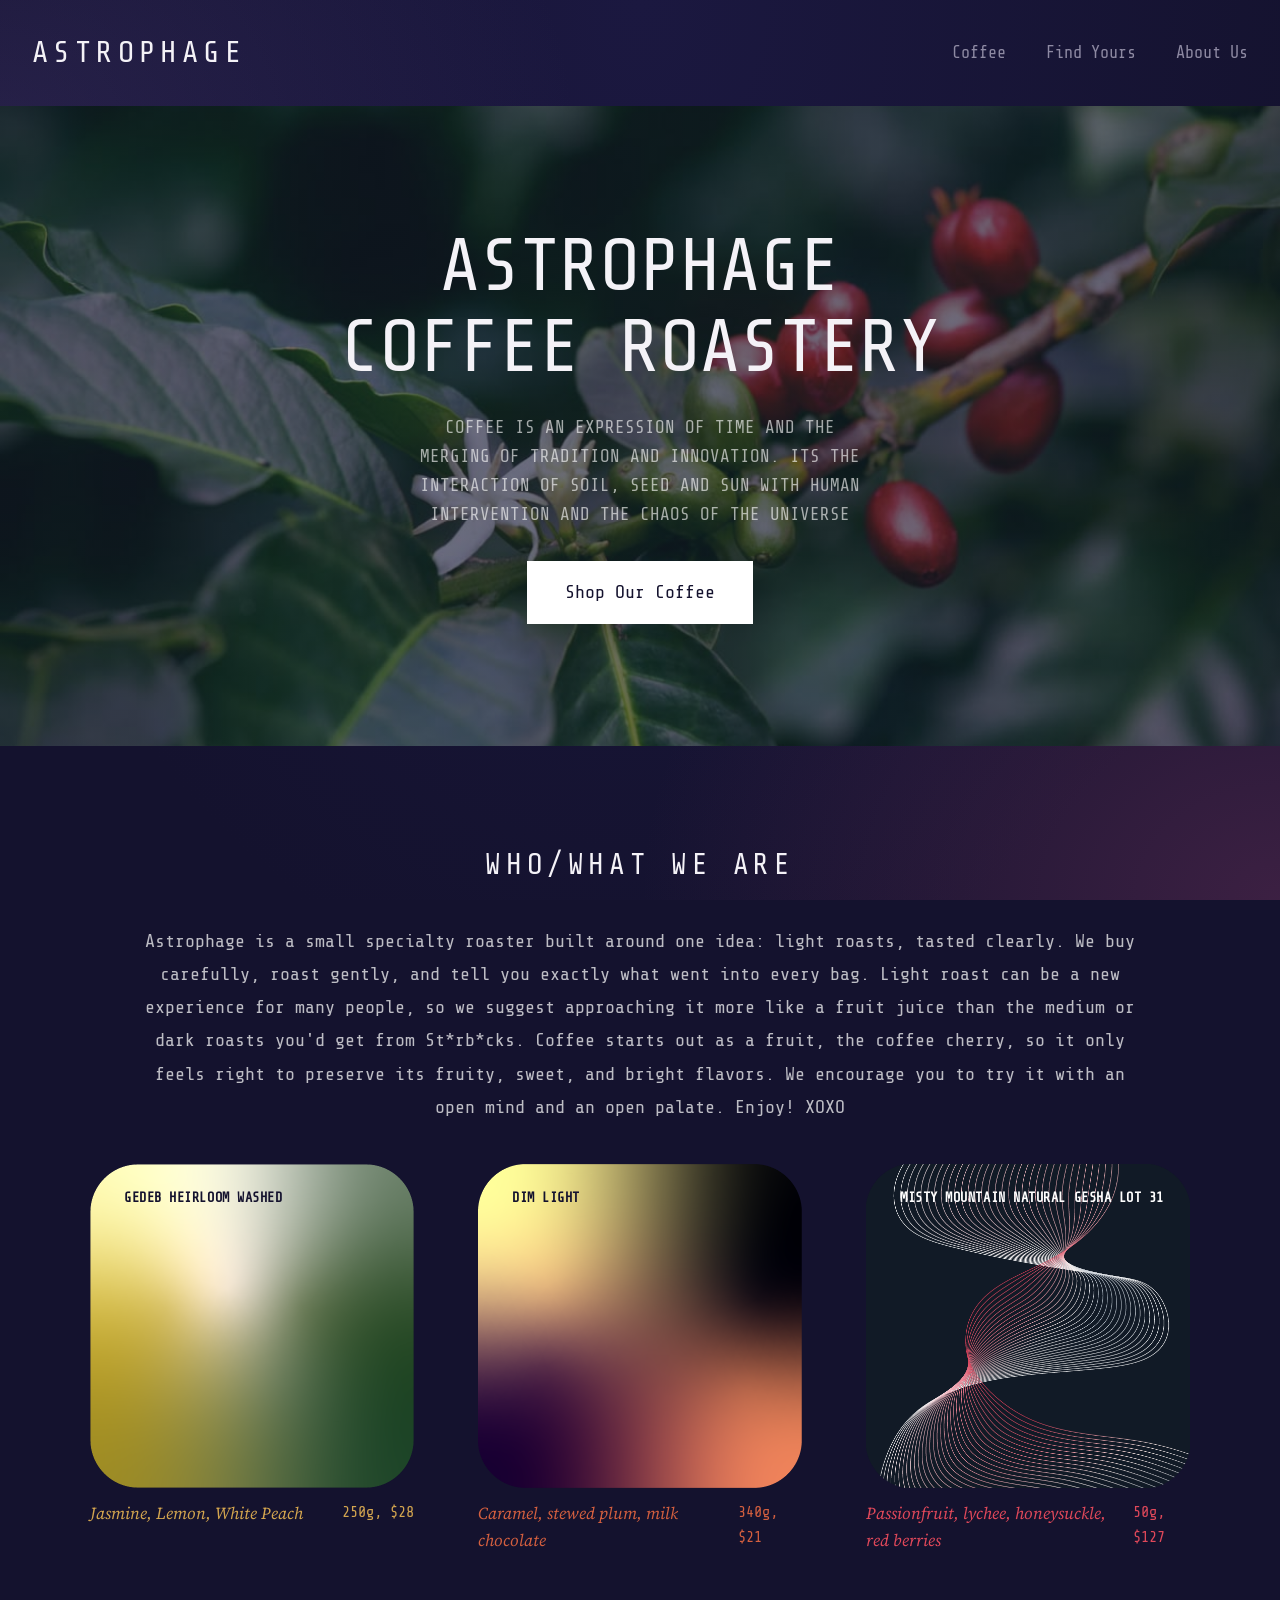
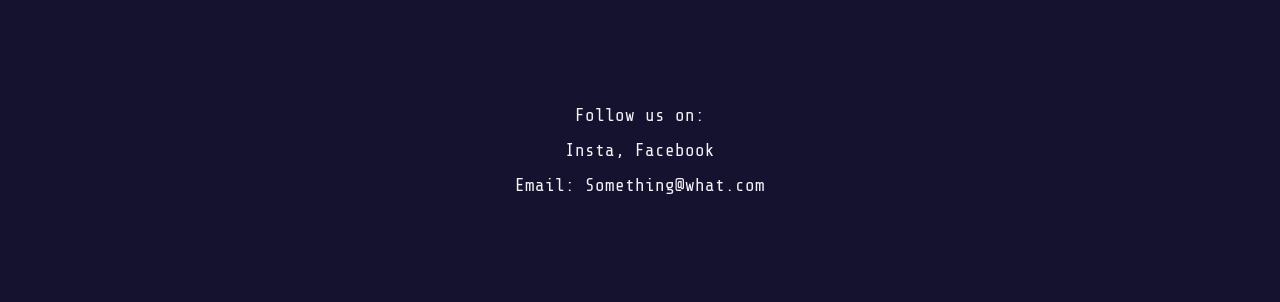
<file: index.html>
<!DOCTYPE html>
<html lang="en">
<head>
  <meta charset="UTF-8">
  <meta name="viewport" content="width=device-width, initial-scale=1">
  <title>ASTROPHAGE ROASTERY</title>
  <link rel="preconnect" href="https://fonts.googleapis.com">
  <link rel="preconnect" href="https://fonts.gstatic.com" crossorigin>
  <link rel="stylesheet" href="https://fonts.googleapis.com/css2?family=Share+Tech+Mono&family=Source+Sans+3:wght@400;600&family=Source+Serif+4:ital,wght@0,400;0,600;1,400&family=Syncopate:wght@400;700&display=swap">
  <link rel="stylesheet" href="style.css">
</head>
<body>

  <header>
    <a href="index.html" class="logo">ASTROPHAGE</a>
    <nav>
      <a href="coffee.html">Coffee</a>
      <a href="quiz.html">Find Yours</a>
      <a href="about.html">About Us</a>
    </nav>
  </header>

  <main>
    <section class="hero">
      <h1>ASTROPHAGE COFFEE ROASTERY</h1>
      <p>COFFEE IS AN EXPRESSION OF TIME AND THE MERGING OF TRADITION AND INNOVATION. ITS THE INTERACTION OF SOIL, SEED AND SUN WITH HUMAN INTERVENTION AND THE CHAOS OF THE UNIVERSE</p>
      <a href="coffee.html" class="btn">Shop Our Coffee</a>
    </section>

    <section class="intro">
      <h2>Who/What We Are</h2>
      <p>Astrophage is a small specialty roaster built around one idea: light roasts, tasted clearly. We buy carefully, roast gently, and tell you exactly what went into every bag. Light roast can be a new experience for many people, so we suggest approaching it more like a fruit juice than the medium or dark roasts you'd get from St*rb*cks. Coffee starts out as a fruit, the coffee cherry, so it only feels right to preserve its fruity, sweet, and bright flavors. We encourage you to try it with an open mind and an open palate. Enjoy! XOXO</p>
      <div class="preview" id="preview">
        <script src="coffees.js"></script>
          <script>
            document.getElementById("preview").innerHTML = ["single", "blend", "reserve"]
              .map(type => `<div class="cat-${type}">${card(coffees.find(c => c.t === type))}</div>`)
              .join("");
        </script>
      </div>  
    </section>
  </main>

    <section class="follow">
    <p>Follow us on:</p>
    <p><a href="#">Insta</a>, <a href="#">Facebook</a></p>
    <p>Email: <a href="mailto:Something@what.com">Something@what.com</a></p>
  </section>
</body>
</html>
</file>
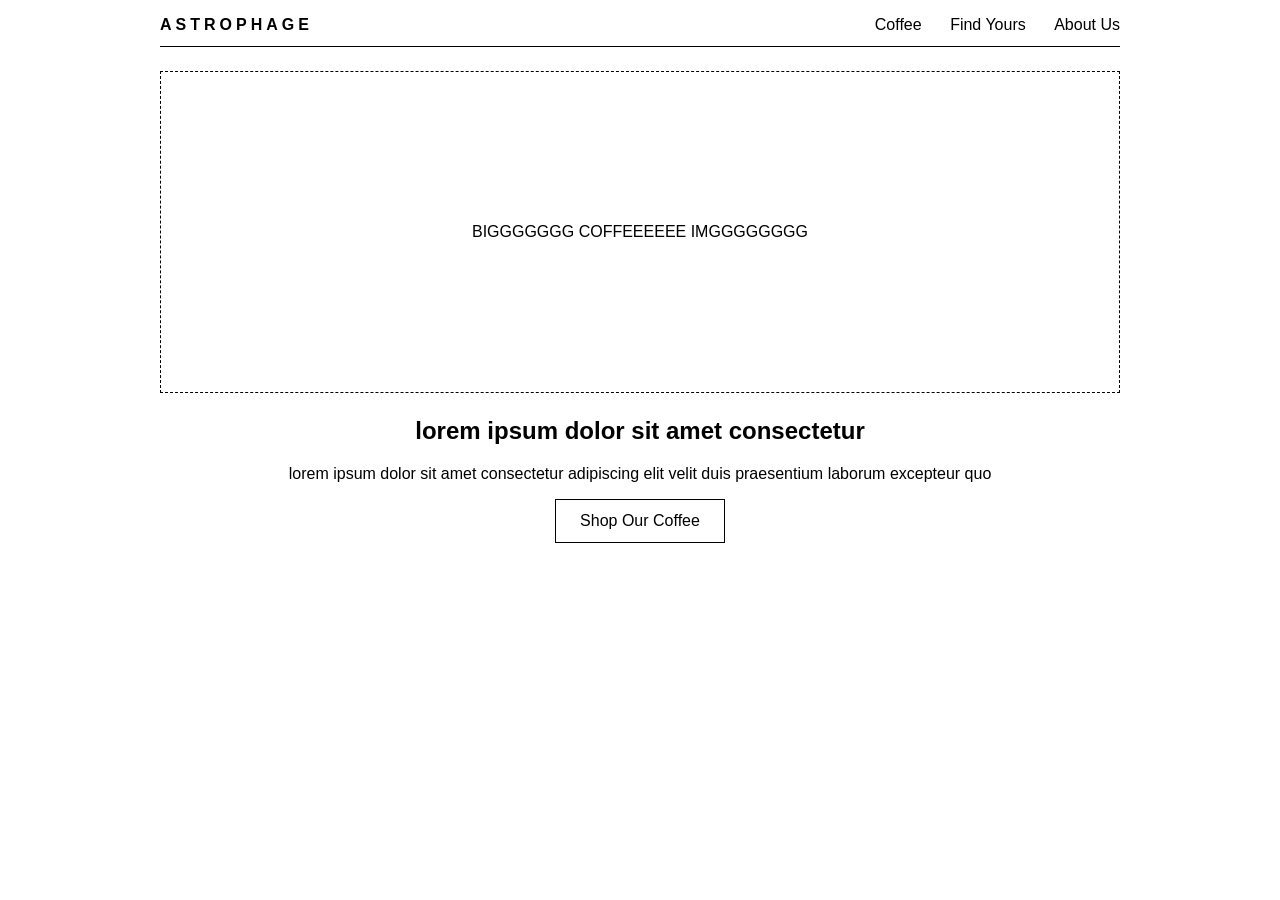
<file: ASTROPHAGE COFFEE ROASTERY/index.html>
<!DOCTYPE html>
<html lang="en">
<head>
  <meta charset="UTF-8">
  <meta name="viewport" content="width=device-width, initial-scale=1">
  <title>ASTROPHAGE ROASTERY</title>
  <link rel="stylesheet" href="style.css">
</head>
<body>

  <header>
    <a href="index.html" class="logo">ASTROPHAGE</a>
    <nav>
      <a href="coffee.html">Coffee</a>
      <a href="quiz.html">Find Yours</a>
      <a href="about.html">About Us</a>
    </nav>
  </header>

  <main>
    <section class="hero center">
      <div class="img">BIGGGGGGG COFFEEEEEE IMGGGGGGGG</div>
      <h1>lorem ipsum dolor sit amet consectetur</h1>
      <p>lorem ipsum dolor sit amet consectetur adipiscing elit velit duis praesentium laborum excepteur quo </p>
      <a href="coffee.html" class="button">Shop Our Coffee</a>
    </section>
  </main>

</body>
</html>
</file>
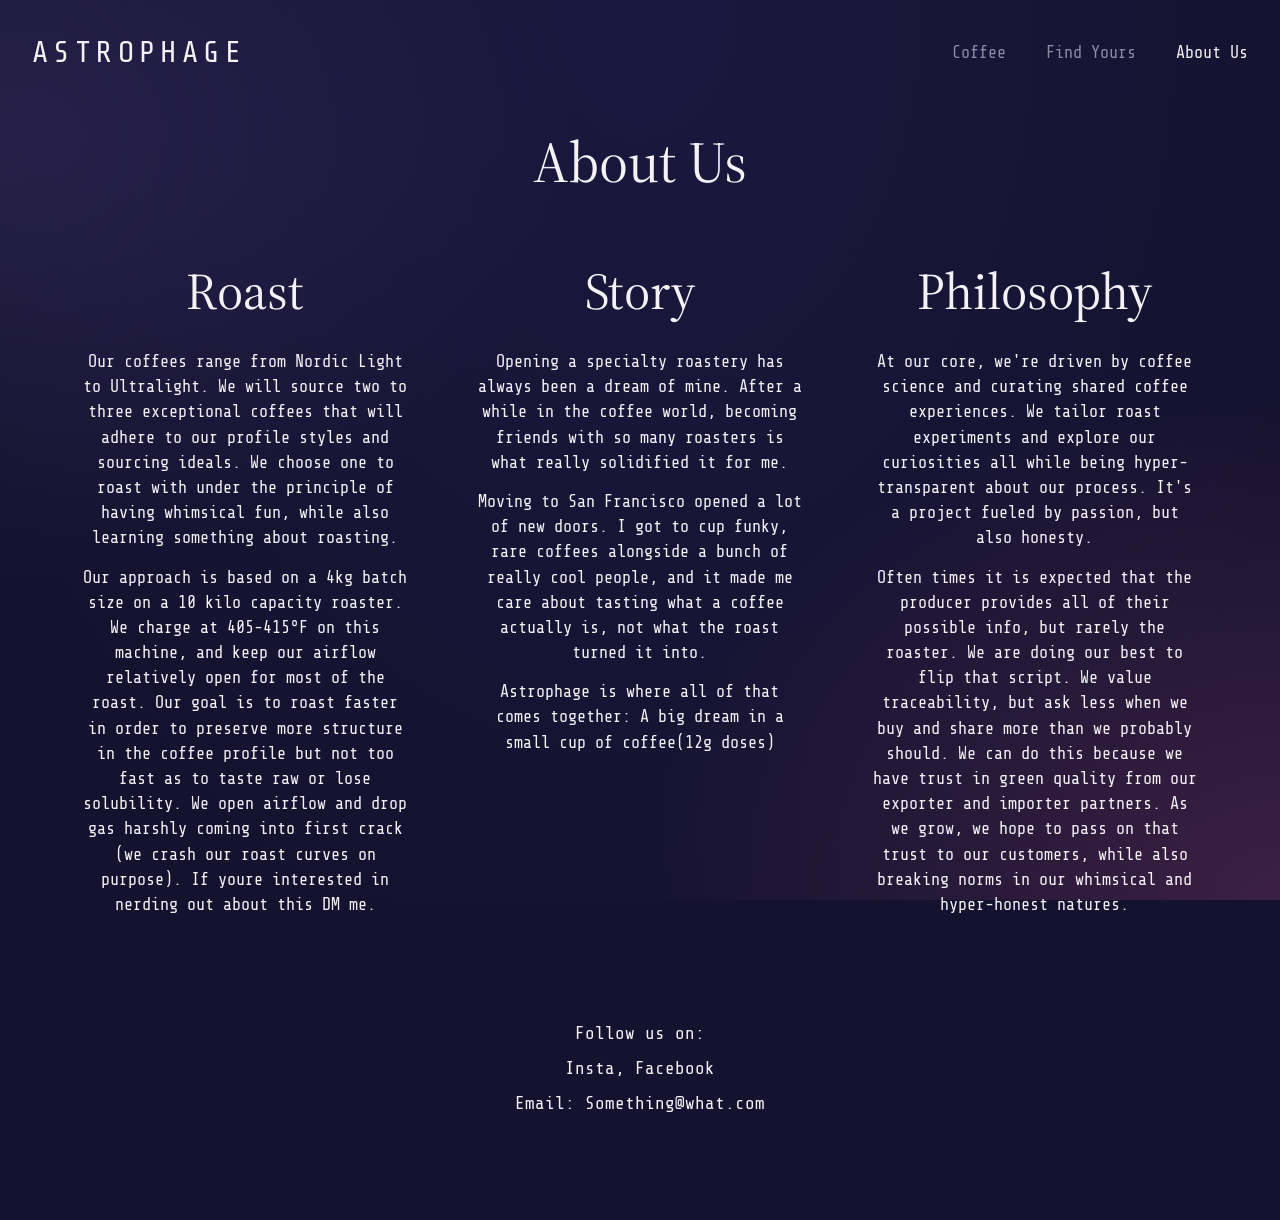
<file: about.html>
<!DOCTYPE html>
<html lang="en">
<head>
  <meta charset="UTF-8">
  <meta name="viewport" content="width=device-width, initial-scale=1">
  <title>ASTROPHAGE ROASTERY</title>
  <link rel="preconnect" href="https://fonts.googleapis.com">
  <link rel="preconnect" href="https://fonts.gstatic.com" crossorigin>
  <link rel="stylesheet" href="https://fonts.googleapis.com/css2?family=Share+Tech+Mono&family=Source+Sans+3:wght@400;600&family=Source+Serif+4:ital,wght@0,400;0,600;1,400&family=Syncopate:wght@400;700&display=swap">
  <link rel="stylesheet" href="style.css">
</head>
<body>

  <header>
    <a href="index.html" class="logo">ASTROPHAGE</a>
    <nav>
      <a href="coffee.html">Coffee</a>
      <a href="quiz.html">Find Yours</a>
      <a href="about.html" aria-current="page">About Us</a>
    </nav>
  </header>

  <main class="about">
    <h1>About Us</h1>
    <div class="cols">
      <section>
        <h2>Roast</h2>
        <p>Our coffees range from Nordic Light to Ultralight. We will source two to three exceptional coffees that will adhere to our profile styles and sourcing ideals. We choose one to roast with under the principle of having whimsical fun, while also learning something about roasting.</p>
        <p>Our approach is based on a 4kg batch size on a 10 kilo capacity roaster. We charge at 405-415°F on this machine, and keep our airflow relatively open for most of the roast. Our goal is to roast faster in order to preserve more structure in the coffee profile but not too fast as to taste raw or lose solubility. We open airflow and drop gas harshly coming into first crack (we crash our roast curves on purpose). If youre interested in nerding out about this DM me.</p>
      </section>
      <section>
        <h2>Story</h2>
        <p>Opening a specialty roastery has always been a dream of mine. After a while in the coffee world, becoming friends with so many roasters is what really solidified it for me.</p>
        <p>Moving to San Francisco opened a lot of new doors. I got to cup funky, rare coffees alongside a bunch of really cool people, and it made me care about tasting what a coffee actually is, not what the roast turned it into.</p>
        <p>Astrophage is where all of that comes together: A big dream in a small cup of coffee(12g doses)</p>
      </section>
      <section>
        <h2>Philosophy</h2>
        <p>At our core, we're driven by coffee science and curating shared coffee experiences. We tailor roast experiments and explore our curiosities all while being hyper-transparent about our process. It's a project fueled by passion, but also honesty.</p>
        <p>Often times it is expected that the producer provides all of their possible info, but rarely the roaster. We are doing our best to flip that script. We value traceability, but ask less when we buy and share more than we probably should. We can do this because we have trust in green quality from our exporter and importer partners. As we grow, we hope to pass on that trust to our customers, while also breaking norms in our whimsical and hyper-honest natures.</p>
      </section>
    </div>
  </main>
  <section class="follow">
    <p>Follow us on:</p>
    <p><a href="#">Insta</a>, <a href="#">Facebook</a></p>
    <p>Email: <a href="mailto:Something@what.com">Something@what.com</a></p>
  </section>

</body>
</html>
</file>
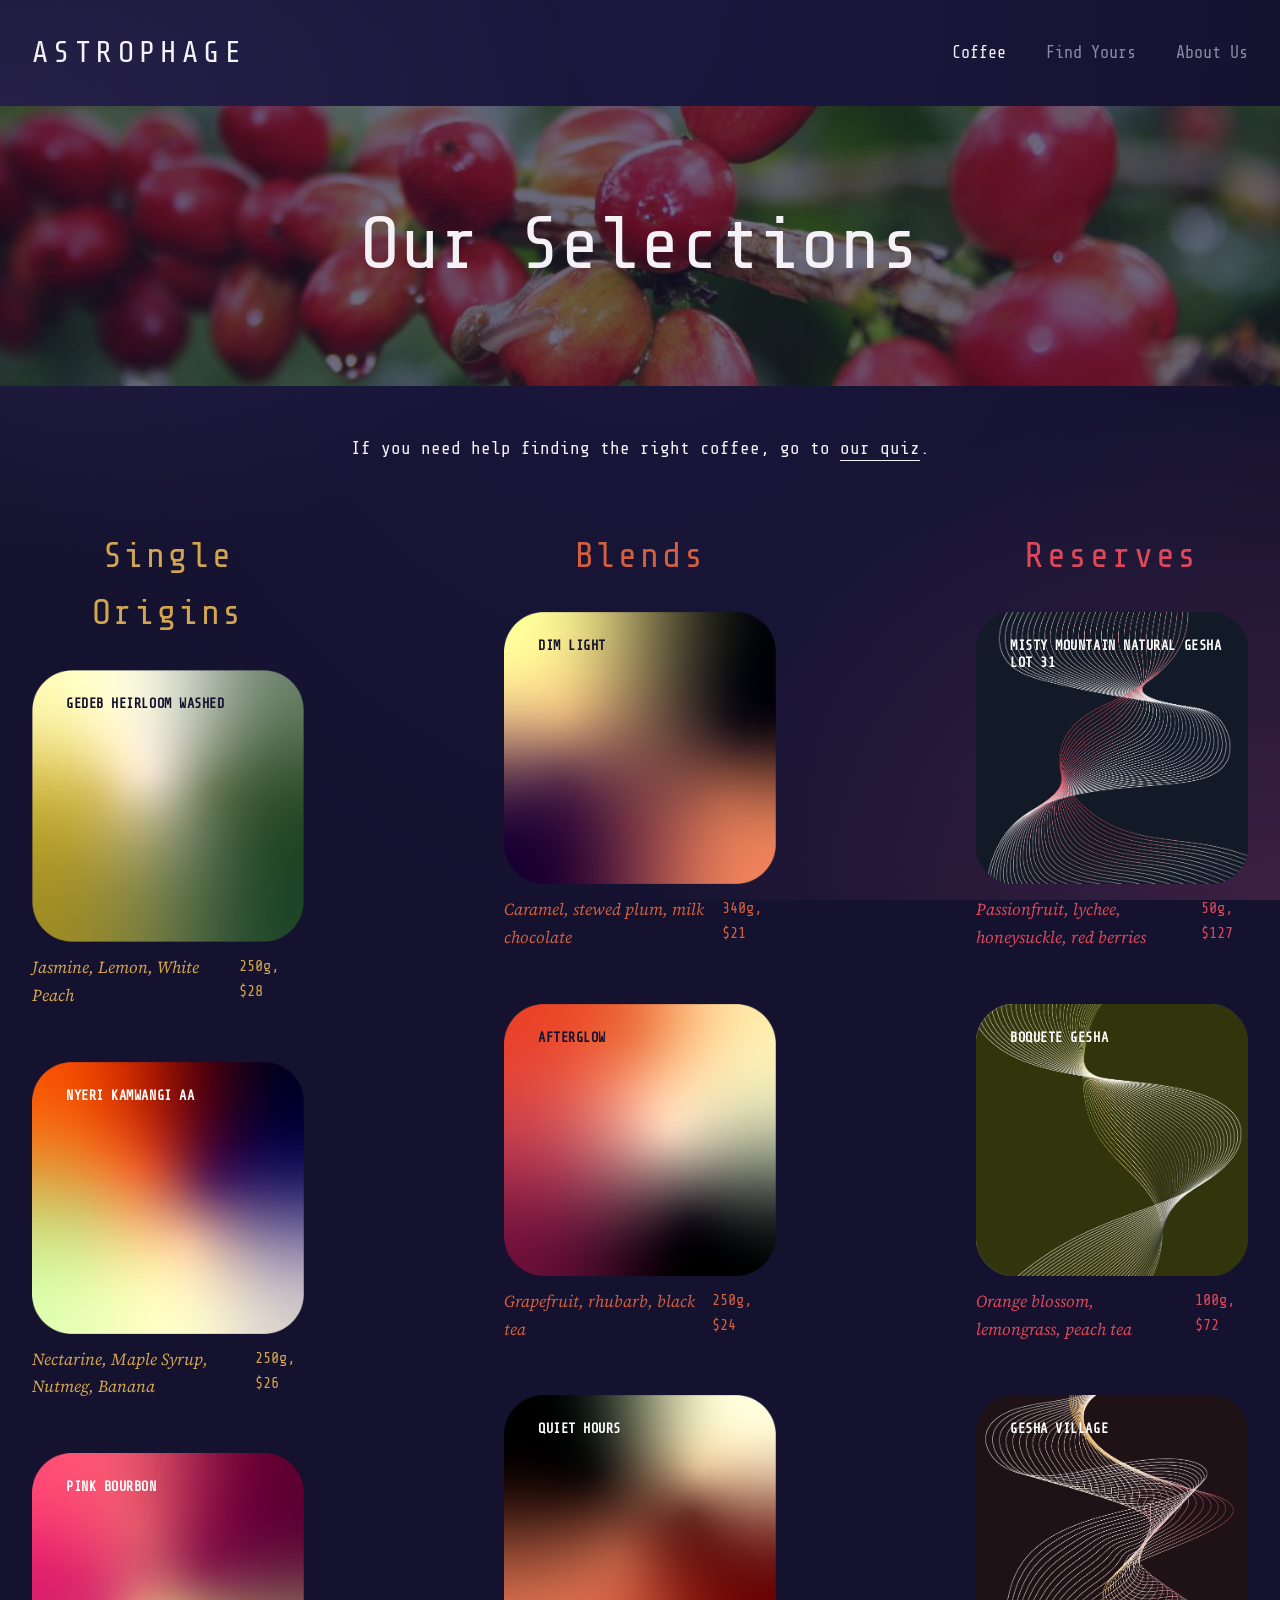
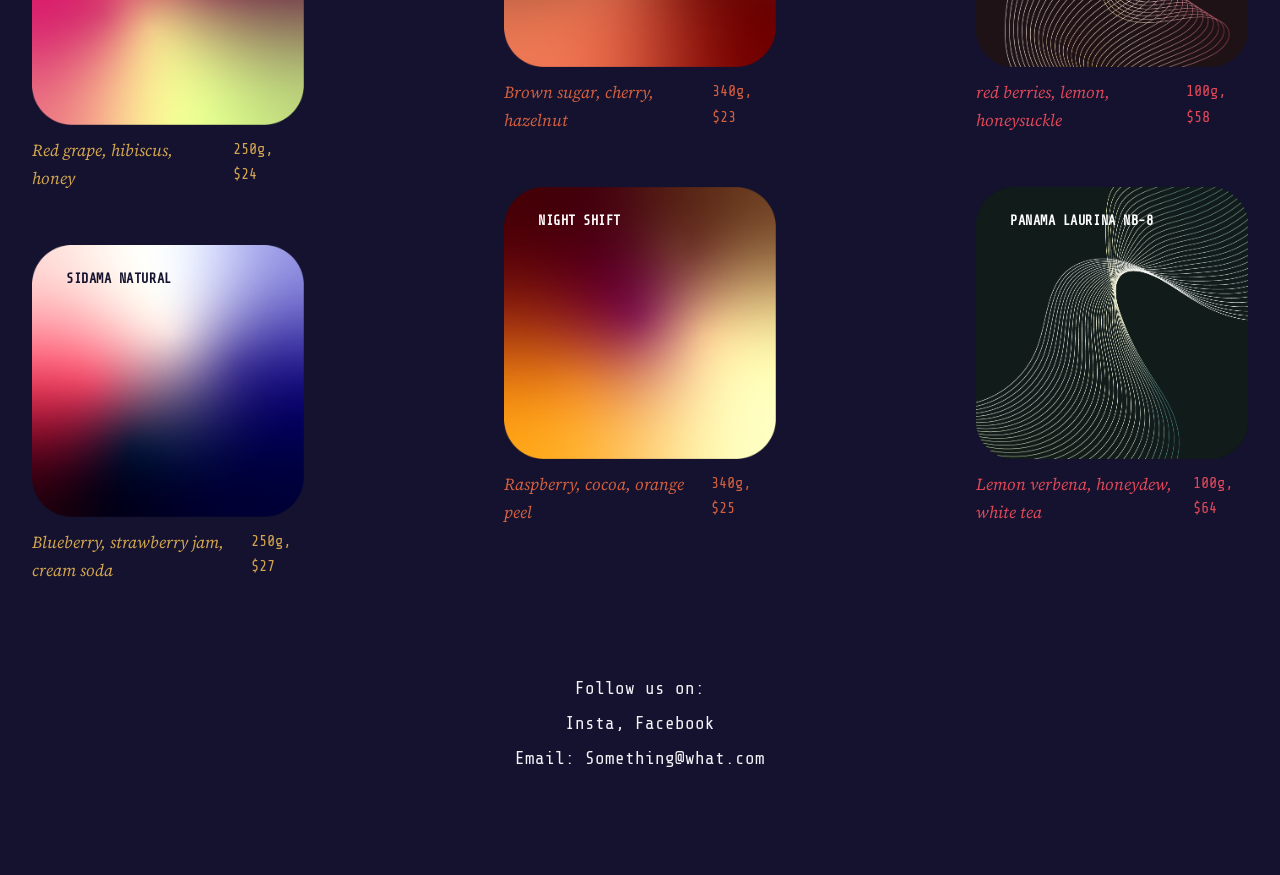
<file: coffee-detail.html>
<!DOCTYPE html>
<html lang="en">
<head>
  <meta charset="UTF-8">
  <meta name="viewport" content="width=device-width, initial-scale=1">
  <title>ASTROPHAGE ROASTERY</title>
  <link rel="preconnect" href="https://fonts.googleapis.com">
  <link rel="preconnect" href="https://fonts.gstatic.com" crossorigin>
  <link rel="stylesheet" href="https://fonts.googleapis.com/css2?family=Share+Tech+Mono&family=Source+Sans+3:wght@400;600&family=Source+Serif+4:ital,wght@0,400;0,600;1,400&family=Syncopate:wght@400;700&display=swap">
  <link rel="stylesheet" href="style.css">
</head>
<body>

  <header>
    <a href="index.html" class="logo">ASTROPHAGE</a>
    <nav>
      <a href="coffee.html" aria-current="page">Coffee</a>
      <a href="quiz.html">Find Yours</a>
      <a href="about.html">About Us</a>
    </nav>
  </header>

  <main class="wrap" id="detail"></main>
  <script src="coffees.js"></script>
  <script>
   
    const i = coffees.findIndex(c => slug(c.n) === new URLSearchParams(location.search).get("c"));
    if (i < 0) {
      location.replace("coffee.html");
    } else {
      const c = coffees[i], m = more[c.n];
      const [type, method, dose, water, temp, grind, time, tip] = m.b;
      const steps = {
        pour: [`Rinse the filter and warm your server. Grind ${dose} g ${grind}.`, `Bloom with ${dose * 2} g of water at ${temp}°C and let it sit for 40 seconds.`, `Pour slowly in circles up to ${water} g in total, finishing by about 1:30.`, `Let it drain, aiming for ${time} overall. Sharp or sour: grind finer. Dry or bitter: grind coarser.`],
        aero: [`Set the AeroPress upside down and add ${dose} g ground ${grind}.`, `Pour in ${water} g of water at ${temp}°C and stir gently for 10 seconds.`, `Steep until about 1:30, then flip it onto your cup.`, `Press slowly for 30 seconds and stop at the hiss. Total time near ${time}.`],
        espresso: [`Dose ${dose} g into a dry and do your puck prep, warm basket and level it evenly.`, `Pull ${water} g out with water at ${temp}°C, aiming for ${time}.`, `If it tastes sour, grind finer or pull a little longer. If bitter, go coarser.`, `Let it settle for 30 seconds before tasting. It opens up as it cools.`]
      }[type];
       
      const like = coffees.map((x, j) => [(x.f === c.f ? 3 : 0) + (x.t === c.t ? 2 : 0) + (x.b === c.b ? 1 : 0) - Math.abs(x.x - c.x) * .5, j])
        .filter(r => r[1] !== i).sort((a, b) => b[0] - a[0]).slice(0, 3);

      document.title = c.n + " | ASTROPHAGE";
      document.getElementById("detail").innerHTML = `
        <a class="back" href="coffee.html">All coffees</a>
        ${art(c, "wide")}
        <div class="d-head">
          <h1>${c.n}</h1><div class="buy">
            <span>${money(c)}</span>
            <button type="button" class="btn" id="add">Add to Cart</button>
            </div>
            </div>
        <h2>The Story</h2>
        <p>${m.s}</p>

        <h2>Info</h2>
          <p>Origin ${c.o}<br> 
          Varietal ${c.d}<br> 
           Process ${m.p}<br> 
          Grown at ${m.a}<br> 
          Harvest Date ${m.h}<br> 
          Roasted Level ${c.r}</p>

        <h2>Taste Notes</h2>

        <p class="notes">${c.notes.toLowerCase().replaceAll(", ", " / ")}</p>
        <p class="meters">
          <span>Acidity ${m.k[0]}/5</span>
          <span>Sweetness ${m.k[1]}/5</span>
          <span>Body ${m.k[2]}/5</span></p>

        <h2>Brew Guide</h2>

        <p>${method}: ${dose} g coffee, ${water} g ${type === "espresso" ? "out" : "water"}, ${temp}°C, ${grind} grind, ${time}.</p>
        <ol class="steps">${steps.map(t => `<li>${t}</li>`).join("")}</ol>
        <p class="tip">Tip: ${tip}</p>
        <h2>You May Also Like</h2>
        <div class="likes">${like.map(r => card(coffees[r[1]])).join("")}</div>`;

      document.getElementById("add").onclick = function () {
        this.textContent = "Added to Cart";
        setTimeout(() => this.textContent = "Add to Cart", 1500);
      };
    }
  </script>
    <section class="follow">
    <p>Follow us on:</p>
    <p><a href="#">Insta</a>, <a href="#">Facebook</a></p>
    <p>Email: <a href="mailto:Something@what.com">Something@what.com</a></p>
  </section>
</body>
</html>
</file>
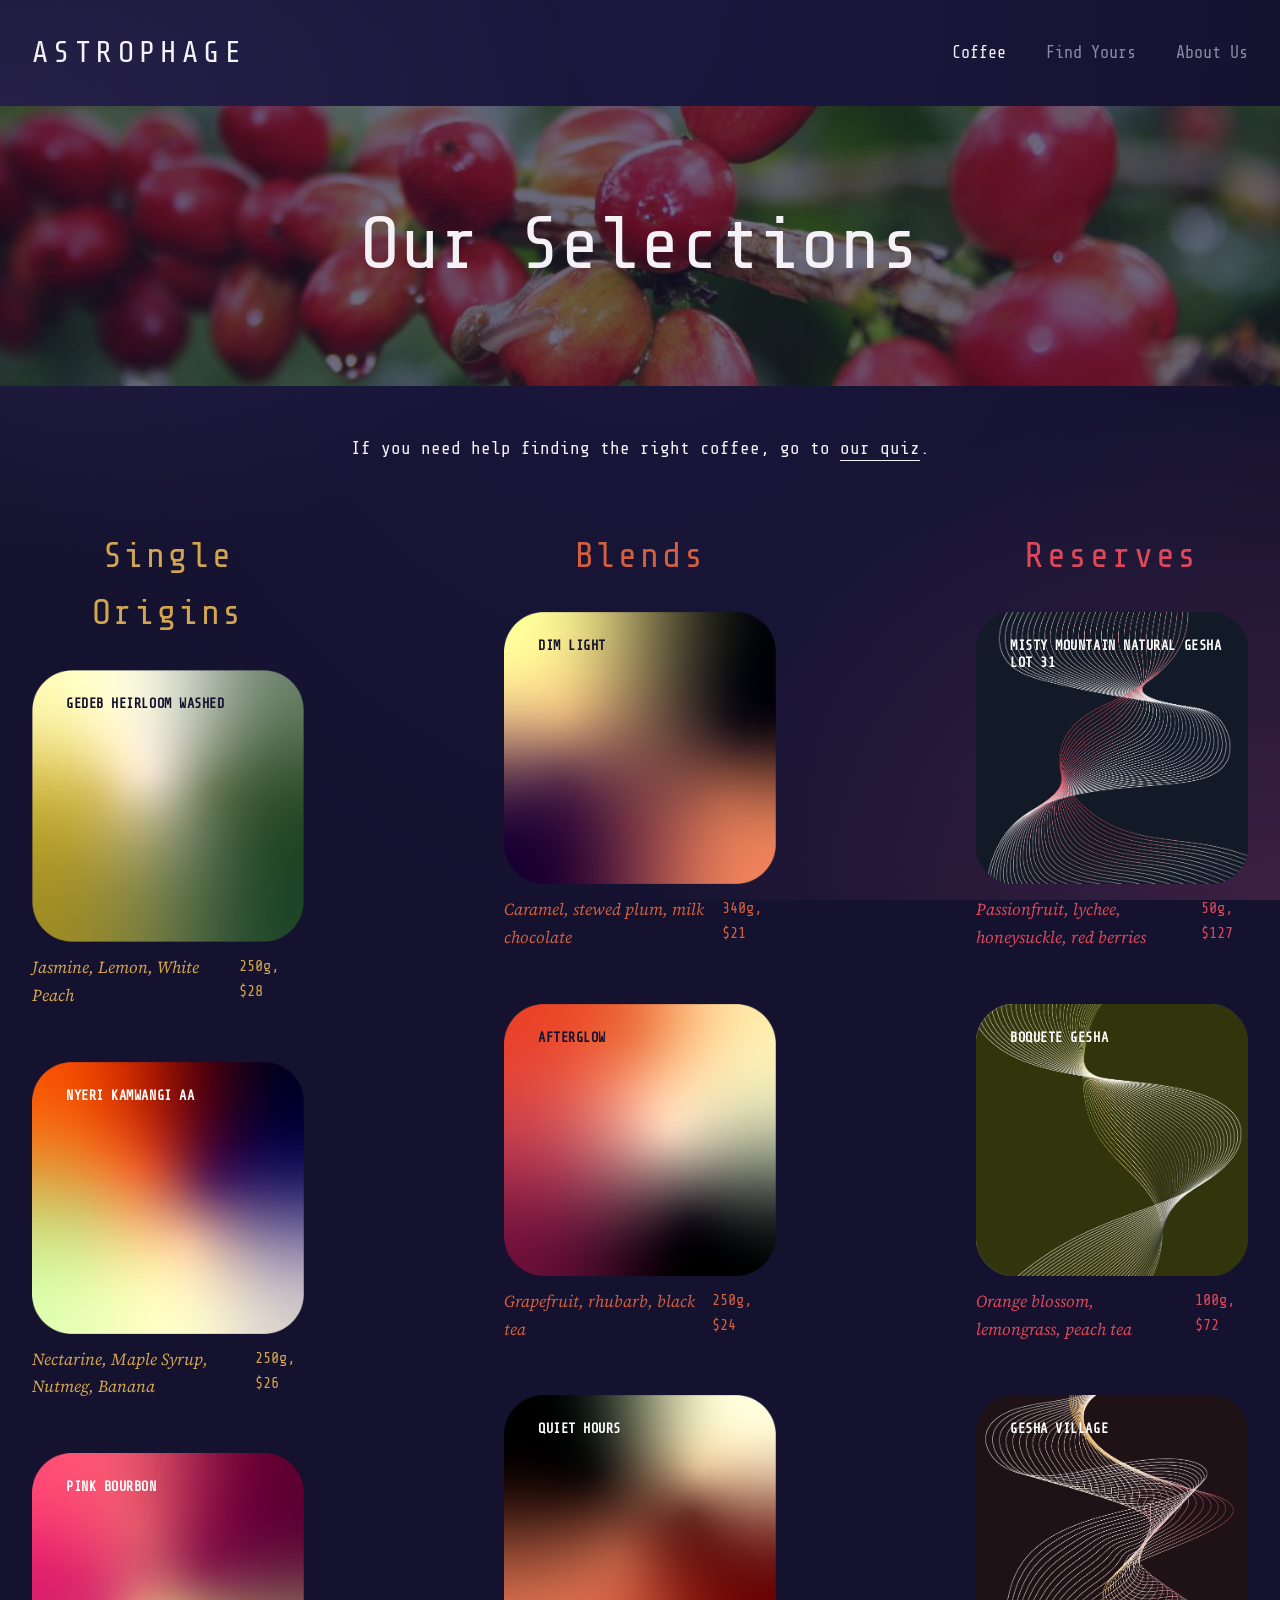
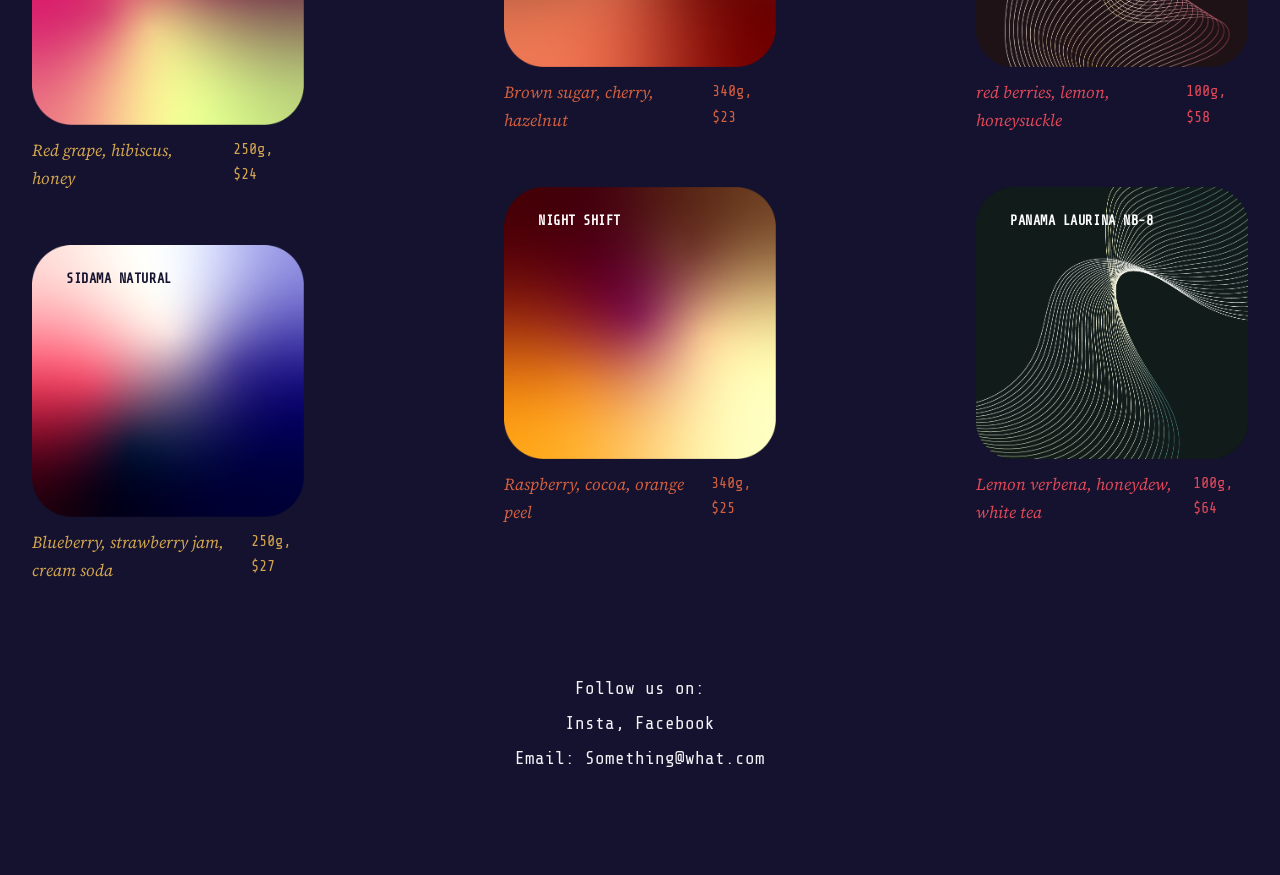
<file: coffee.html>
<!DOCTYPE html>
<html lang="en">
<head>
  <meta charset="UTF-8">
  <meta name="viewport" content="width=device-width, initial-scale=1">
  <title>ASTROPHAGE ROASTERY</title>
  <link rel="preconnect" href="https://fonts.googleapis.com">
  <link rel="preconnect" href="https://fonts.gstatic.com" crossorigin>
  <link rel="stylesheet" href="https://fonts.googleapis.com/css2?family=Share+Tech+Mono&family=Source+Sans+3:wght@400;600&family=Source+Serif+4:ital,wght@0,400;0,600;1,400&family=Syncopate:wght@400;700&display=swap">
  <link rel="stylesheet" href="style.css">
</head>
<body>

  <header>
    <a href="index.html" class="logo">ASTROPHAGE</a>
    <nav>
      <a href="coffee.html" aria-current="page">Coffee</a>
      <a href="quiz.html">Find Yours</a>
      <a href="about.html">About Us</a>
    </nav>
  </header>

  <main>
    <section class="hero banner">
      <h1>Our Selections</h1>
    </section>
    <p class="quiz-note">If you need help finding the right coffee, go to <a href="quiz.html">our quiz</a>.</p>
    <div class="cats">
      <section class="cat-single">
        <h2>Single Origins</h2>
        <div class="tiles" id="single">
        </div>
      </section>
      <section class="cat-blend">
        <h2>Blends</h2>
        <div class="tiles" id="blend">
        </div>
      </section>
      <section class="cat-reserve">
        <h2>Reserves</h2>
        <div class="tiles" id="reserve">
        </div>
      </section>
    </div>
  </main>
  <script src="coffees.js"></script>
  <script>
    ["single", "blend", "reserve"].forEach(function (type) {
      document.getElementById(type).innerHTML = coffees.filter(c => c.t === type).map(c => card(c)).join("");
    });
  </script>

   <section class="follow">
    <p>Follow us on:</p>
    <p><a href="#">Insta</a>, <a href="#">Facebook</a></p>
    <p>Email: <a href="mailto:Something@what.com">Something@what.com</a></p>
  </section>
</body>
</html>
</file>
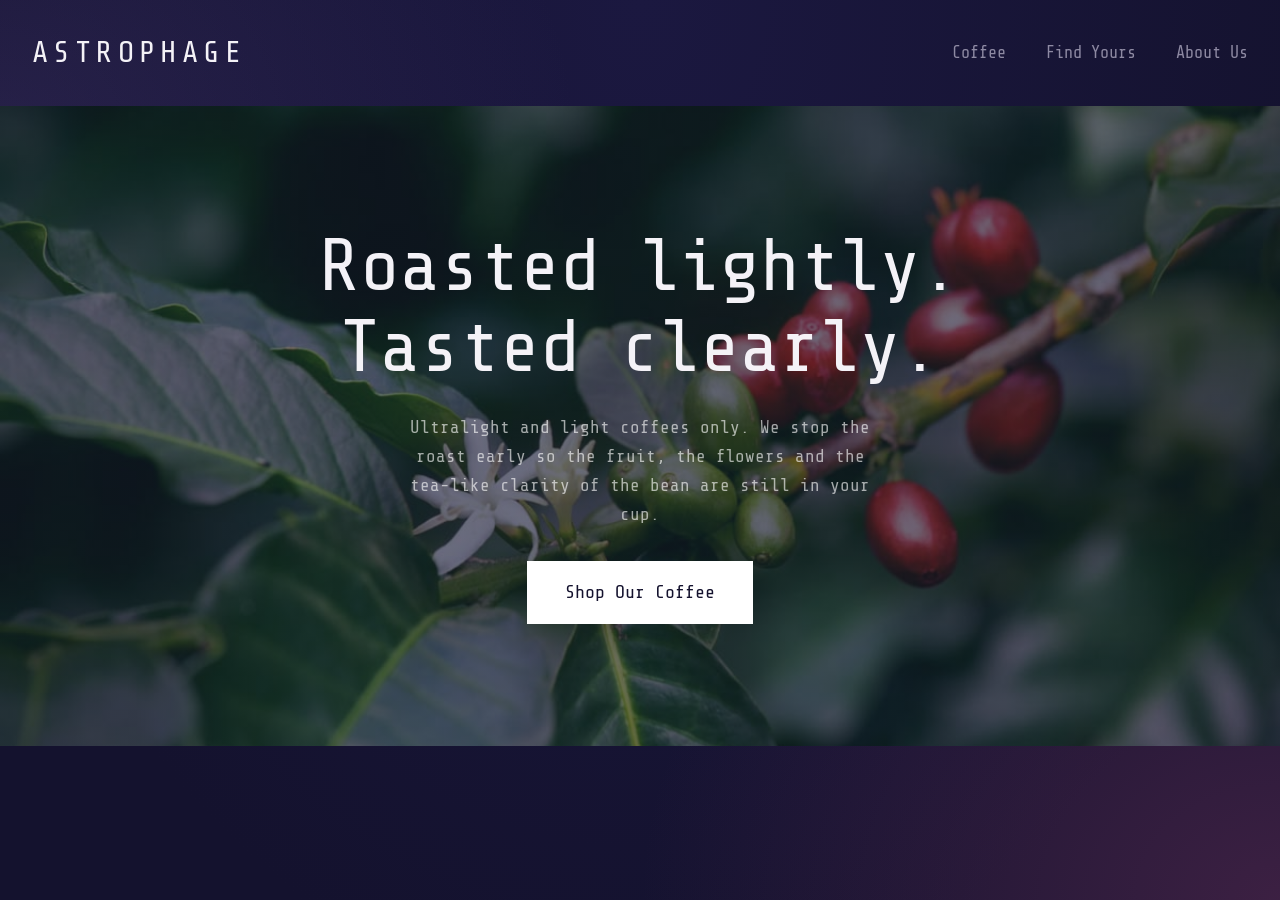
<file: main.html>
<!DOCTYPE html>
<html lang="en">
<head>
  <meta charset="UTF-8">
  <meta name="viewport" content="width=device-width, initial-scale=1">
  <title>ASTROPHAGE ROASTERY</title>
  <link rel="preconnect" href="https://fonts.googleapis.com">
  <link rel="preconnect" href="https://fonts.gstatic.com" crossorigin>
  <link rel="stylesheet" href="https://fonts.googleapis.com/css2?family=Share+Tech+Mono&family=Source+Sans+3:wght@400;600&family=Source+Serif+4:ital,wght@0,400;0,600;1,400&family=Syncopate:wght@400;700&display=swap">
  <link rel="stylesheet" href="style.css">
</head>
<body>

  <header>
    <a href="main.html" class="logo">ASTROPHAGE</a>
    <nav>
      <a href="coffee.html">Coffee</a>
      <a href="quiz.html">Find Yours</a>
      <a href="about.html">About Us</a>
    </nav>
  </header>

  <main>
    <section class="hero">
      <h1>Roasted lightly. Tasted clearly.</h1>
      <p>Ultralight and light coffees only. We stop the roast early so the fruit, the flowers and the tea-like clarity of the bean are still in your cup.</p>
      <a href="coffee.html" class="btn">Shop Our Coffee</a>
    </section>
  </main>

</body>
</html>
</file>
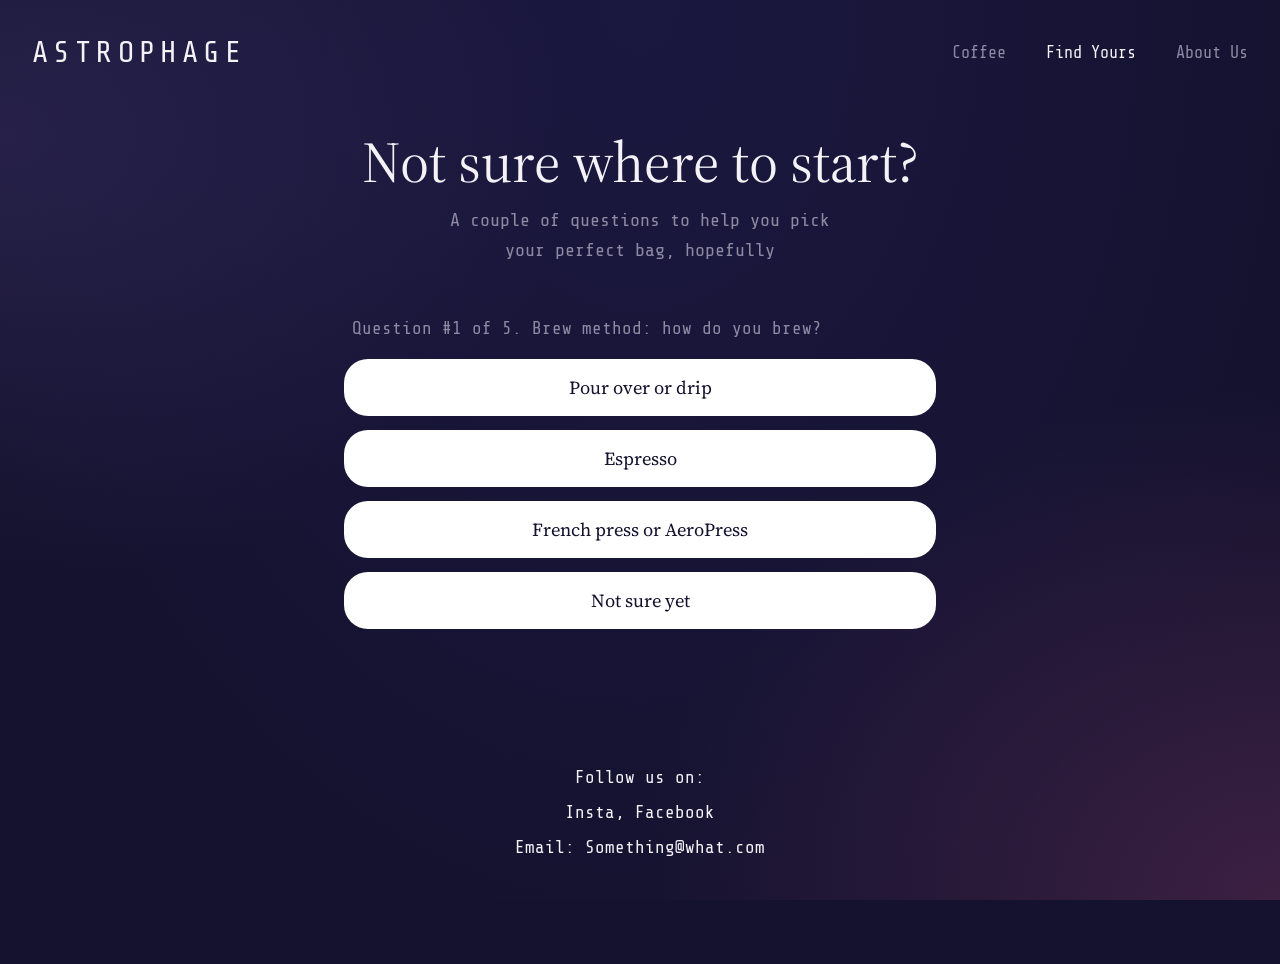
<file: quiz.html>
<!DOCTYPE html>
<html lang="en">
<head>
  <meta charset="UTF-8">
  <meta name="viewport" content="width=device-width, initial-scale=1">
  <title>ASTROPHAGE ROASTERY</title>
  <link rel="preconnect" href="https://fonts.googleapis.com">
  <link rel="preconnect" href="https://fonts.gstatic.com" crossorigin>
  <link rel="stylesheet" href="https://fonts.googleapis.com/css2?family=Share+Tech+Mono&family=Source+Sans+3:wght@400;600&family=Source+Serif+4:ital,wght@0,400;0,600;1,400&family=Syncopate:wght@400;700&display=swap">
  <link rel="stylesheet" href="style.css">
</head>
<body>

  <header>
    <a href="index.html" class="logo">ASTROPHAGE</a>
    <nav>
      <a href="coffee.html">Coffee</a>
      <a href="quiz.html" aria-current="page">Find Yours</a>
      <a href="about.html">About Us</a>
    </nav>
  </header>

  <main class="quiz">
    <h1>Not sure where to start?</h1>
    <p class="sub">A couple of questions to help you pick<br>your perfect bag, hopefully</p>
    <div id="box"></div>
  </main>
  
  <script src="coffees.js"></script>
  <script>
    const questions = [
      { text: "Brew method: how do you brew?", options: [["Pour over or drip", "filter"], ["Espresso", "espresso"], ["French press or AeroPress", "any"], ["Not sure yet", "any"]] },
      { text: "Level: which roast would you like to try?", options: [["Ultralight", "Ultralight"], ["Light", "Light"], ["Don't Know", "any"]] },
      { text: "Taste: what do you want in the cup?", options: [["Floral and tea-like", "floral"], ["Juicy fruit", "fruity"], ["Sweet and round", "sweet"], ["Layered and strange", "complex"]] },
      { text: "Adventure: how adventurous are you today?", options: [["Keep it familiar", 1], ["Surprise me a little", 2], ["Strange is good", 3]] },
      { text: "Budget: what are you spending?", options: [["Everyday price", "daily"], ["Treat myself", "treat"]] }
    ];
    let step = 0, answers = [];

    function best() {
      const [brew, level, taste, wild, spend] = answers;
      return coffees.map(c => {
        let s = (brew === "any" || c.b === brew) ? 3 : c.b === "any" ? 1 : brew === "espresso" ? -9 : 0;
        if (level === "any" || c.r === level) s += 2;
        if (c.f === taste) s += 4;
        s -= Math.abs(c.x - wild) * 1.5;
        if (c.t === "reserve") s += spend === "treat" ? 2 : -99;
        return [s, c];
      }).sort((a, b) => b[0] - a[0])[0][1];
    }

    function show() {
      const box = document.getElementById("box");
      if (step === questions.length) {
        box.innerHTML = `<p class="q">Your match:</p><div class="match">${card(best())}</div><button type="button" class="again" id="again">Start over</button>`;
        document.getElementById("again").onclick = () => { step = 0; answers = []; show(); };
        return;
      }
      box.innerHTML = `<p class="q">Question #${step + 1} of ${questions.length}. ${questions[step].text}</p>`;
      questions[step].options.forEach(function (o) {
        const b = document.createElement("button");
        b.type = "button"; b.className = "opt"; b.textContent = o[0];
        b.onclick = () => { answers.push(o[1]); step++; show(); };
        box.appendChild(b);
      });
    }
    show();
  </script>
    <section class="follow">
    <p>Follow us on:</p>
    <p><a href="#">Insta</a>, <a href="#">Facebook</a></p>
    <p>Email: <a href="mailto:Something@what.com">Something@what.com</a></p>
  </section>
</body>
</html>
</file>
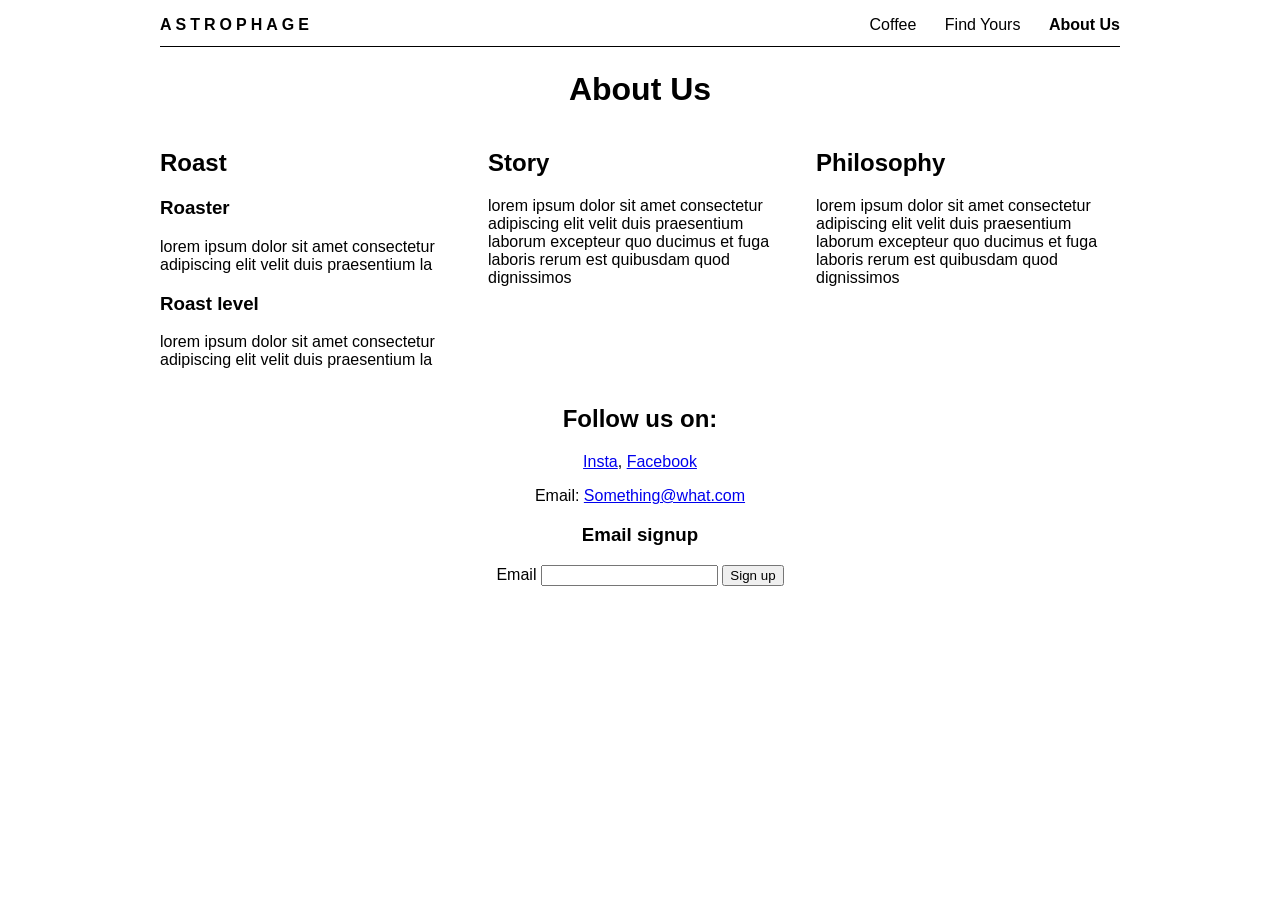
<file: ASTROPHAGE COFFEE ROASTERY/about.html>
<!DOCTYPE html>
<html lang="en">
<head>
  <meta charset="UTF-8">
  <meta name="viewport" content="width=device-width, initial-scale=1">
  <title>ASTROPHAGE ROASTERY</title>
  <link rel="stylesheet" href="style.css">
</head>
<body>

  <header>
    <a href="index.html" class="logo">ASTROPHAGE</a>
    <nav>
      <a href="coffee.html">Coffee</a>
      <a href="quiz.html">Find Yours</a>
      <a href="about.html" aria-current="page">About Us</a>
    </nav>
  </header>

  <main>
    <h1 class="center">About Us</h1>

    <div class="columns">
      <section>
        <h2>Roast</h2>
        <h3>Roaster</h3>
        <p>lorem ipsum dolor sit amet consectetur adipiscing elit velit duis praesentium la</p>
        <h3>Roast level</h3>
        <p>lorem ipsum dolor sit amet consectetur adipiscing elit velit duis praesentium la</p>
      </section>
      <section>
        <h2>Story</h2>
        <p>lorem ipsum dolor sit amet consectetur adipiscing elit velit duis praesentium laborum excepteur quo ducimus et fuga laboris rerum est quibusdam quod dignissimos</p>
      </section>
      <section>
        <h2>Philosophy</h2>
        <p>lorem ipsum dolor sit amet consectetur adipiscing elit velit duis praesentium laborum excepteur quo ducimus et fuga laboris rerum est quibusdam quod dignissimos</p>
      </section>
    </div>

    <section class="center">
      <h2>Follow us on:</h2>
      <p><a href="#">Insta</a>, <a href="#">Facebook</a></p>
      <p>Email: <a href="mailto:Something@what.com">Something@what.com</a></p>

      <h3>Email signup</h3>
      <form action="#">
        <label for="email">Email</label>
        <input type="email" id="email" name="email" required>
        <button type="submit">Sign up</button>
      </form>
    </section>
  </main>

</body>
</html>
</file>
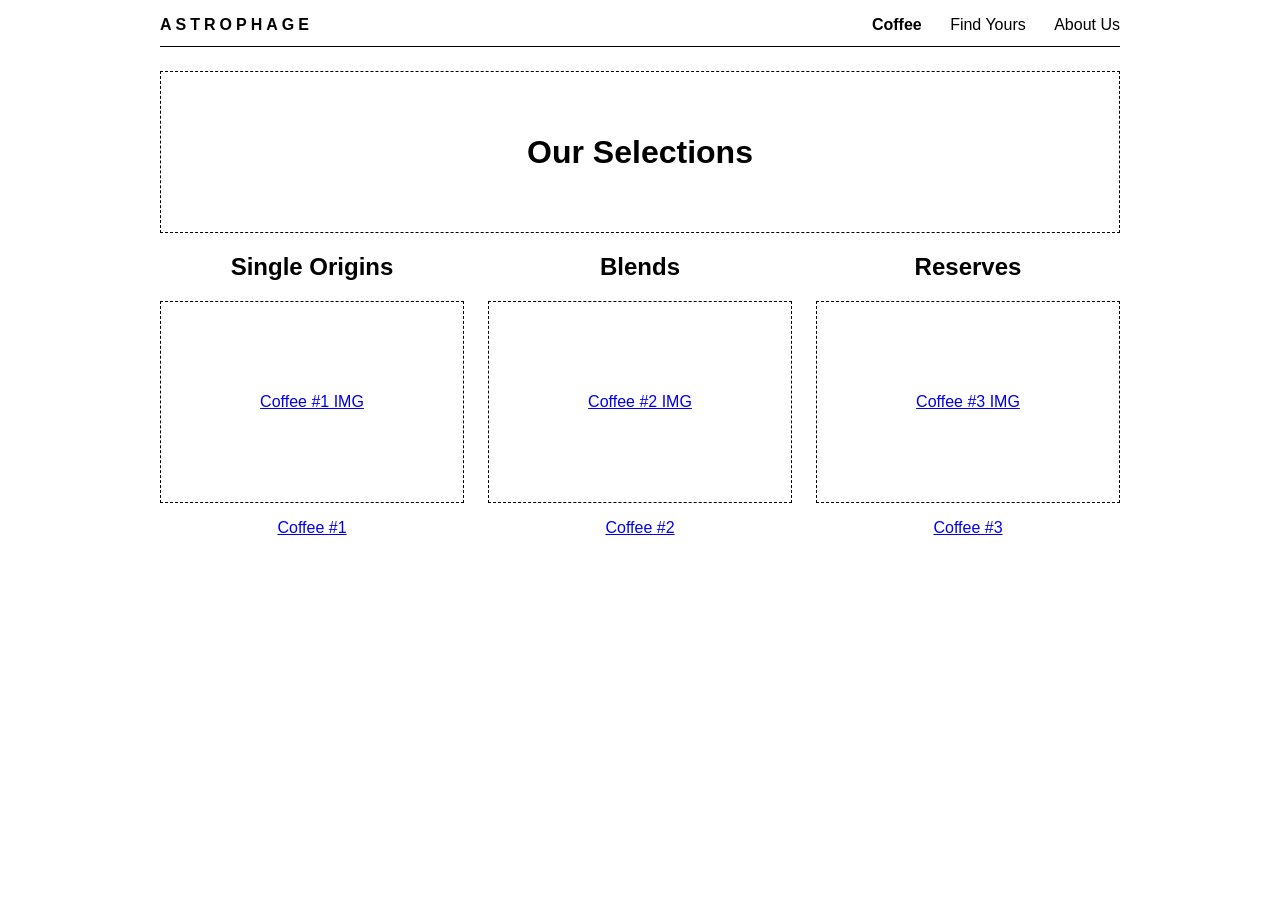
<file: ASTROPHAGE COFFEE ROASTERY/coffee.html>
<!DOCTYPE html>
<html lang="en">
<head>
  <meta charset="UTF-8">
  <meta name="viewport" content="width=device-width, initial-scale=1">
  <title>ASTROPHAGE ROASTERY</title>
  <link rel="stylesheet" href="style.css">
</head>
<body>

  <header>
    <a href="index.html" class="logo">ASTROPHAGE</a>
    <nav>
      <a href="coffee.html" aria-current="page">Coffee</a>
      <a href="quiz.html">Find Yours</a>
      <a href="about.html">About Us</a>
    </nav>
  </header>

  <main>
    <div class="img banner">
      <h1>Our Selections</h1>
    </div>

    <div class="columns center">
      <section>
        <h2>Single Origins</h2>
        <a href="coffee_inside.html"><div class="img">Coffee #1 IMG</div></a>
        <p><a href="coffee_inside.html">Coffee #1</a></p>
      </section>
      <section>
        <h2>Blends</h2>
        <a href="coffee_inside.html"><div class="img">Coffee #2 IMG</div></a>
        <p><a href="coffee_inside.html">Coffee #2</a></p>
      </section>
      <section>
        <h2>Reserves</h2>
        <a href="coffee_inside.html"><div class="img">Coffee #3 IMG</div></a>
        <p><a href="coffee_inside.html">Coffee #3</a></p>
      </section>
    </div>
  </main>

</body>
</html>
</file>
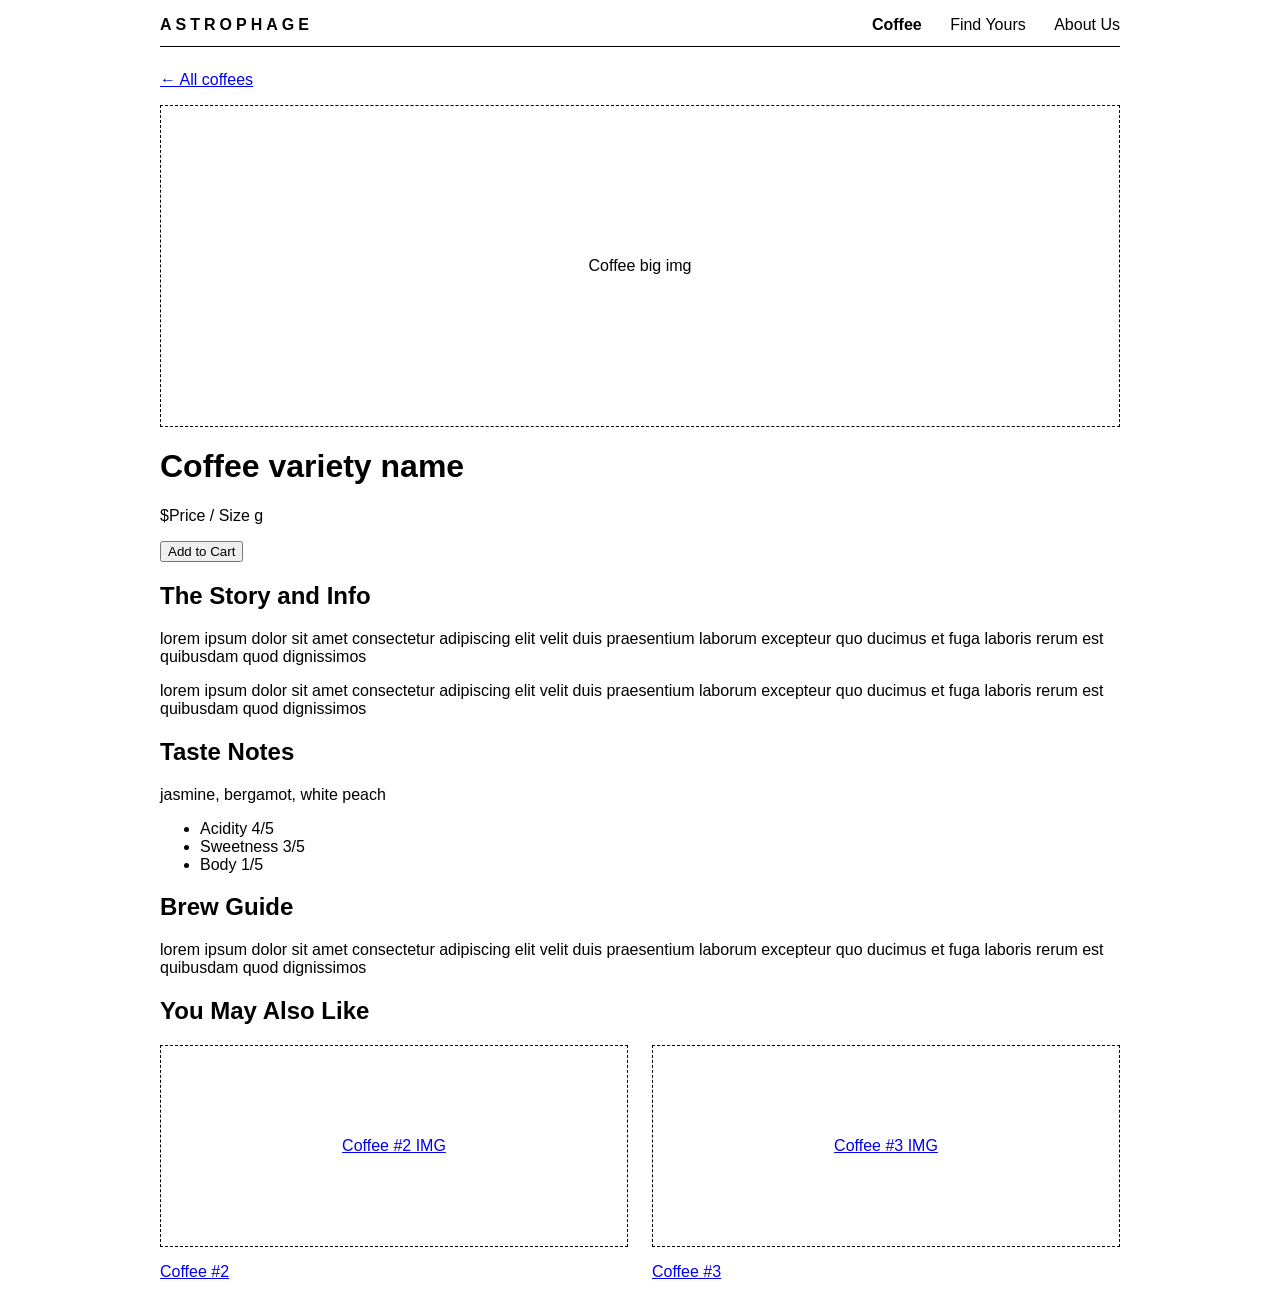
<file: ASTROPHAGE COFFEE ROASTERY/coffee_inside.html>
<!DOCTYPE html>
<html lang="en">
<head>
  <meta charset="UTF-8">
  <meta name="viewport" content="width=device-width, initial-scale=1">
  <title>ASTROPHAGE ROASTERY</title>
  <link rel="stylesheet" href="style.css">
</head>
<body>

  <header>
    <a href="index.html" class="logo">ASTROPHAGE</a>
    <nav>
      <a href="coffee.html" aria-current="page">Coffee</a>
      <a href="quiz.html">Find Yours</a>
      <a href="about.html">About Us</a>
    </nav>
  </header>

  <main>
    <p><a href="coffee.html">&larr; All coffees</a></p>

    <div class="img big">Coffee big img</div>

    <h1>Coffee variety name</h1>
    <p>$Price / Size g</p>
    <button type="button">Add to Cart</button>

    <section>
      <h2>The Story and Info</h2>
      <p>lorem ipsum dolor sit amet consectetur adipiscing elit velit duis praesentium laborum excepteur quo ducimus et fuga laboris rerum est quibusdam quod dignissimos</p>
      <p>lorem ipsum dolor sit amet consectetur adipiscing elit velit duis praesentium laborum excepteur quo ducimus et fuga laboris rerum est quibusdam quod dignissimos</p>
    </section>

    <section>
      <h2>Taste Notes</h2>
      <p>jasmine, bergamot, white peach</p>
      <ul>
        <li>Acidity 4/5</li>
        <li>Sweetness 3/5</li>
        <li>Body 1/5</li>
      </ul>
    </section>

    <section>
      <h2>Brew Guide</h2>
      <p>lorem ipsum dolor sit amet consectetur adipiscing elit velit duis praesentium laborum excepteur quo ducimus et fuga laboris rerum est quibusdam quod dignissimos</p>
    </section>

    <section>
      <h2>You May Also Like</h2>
      <div class="columns">
        <section>
          <a href="coffee-detail.html"><div class="img">Coffee #2 IMG</div></a>
          <p><a href="coffee-detail.html">Coffee #2</a></p>
        </section>
        <section>
          <a href="coffee-detail.html"><div class="img">Coffee #3 IMG</div></a>
          <p><a href="coffee-detail.html">Coffee #3</a></p>
        </section>
      </div>
    </section>
  </main>

</body>
</html>
</file>
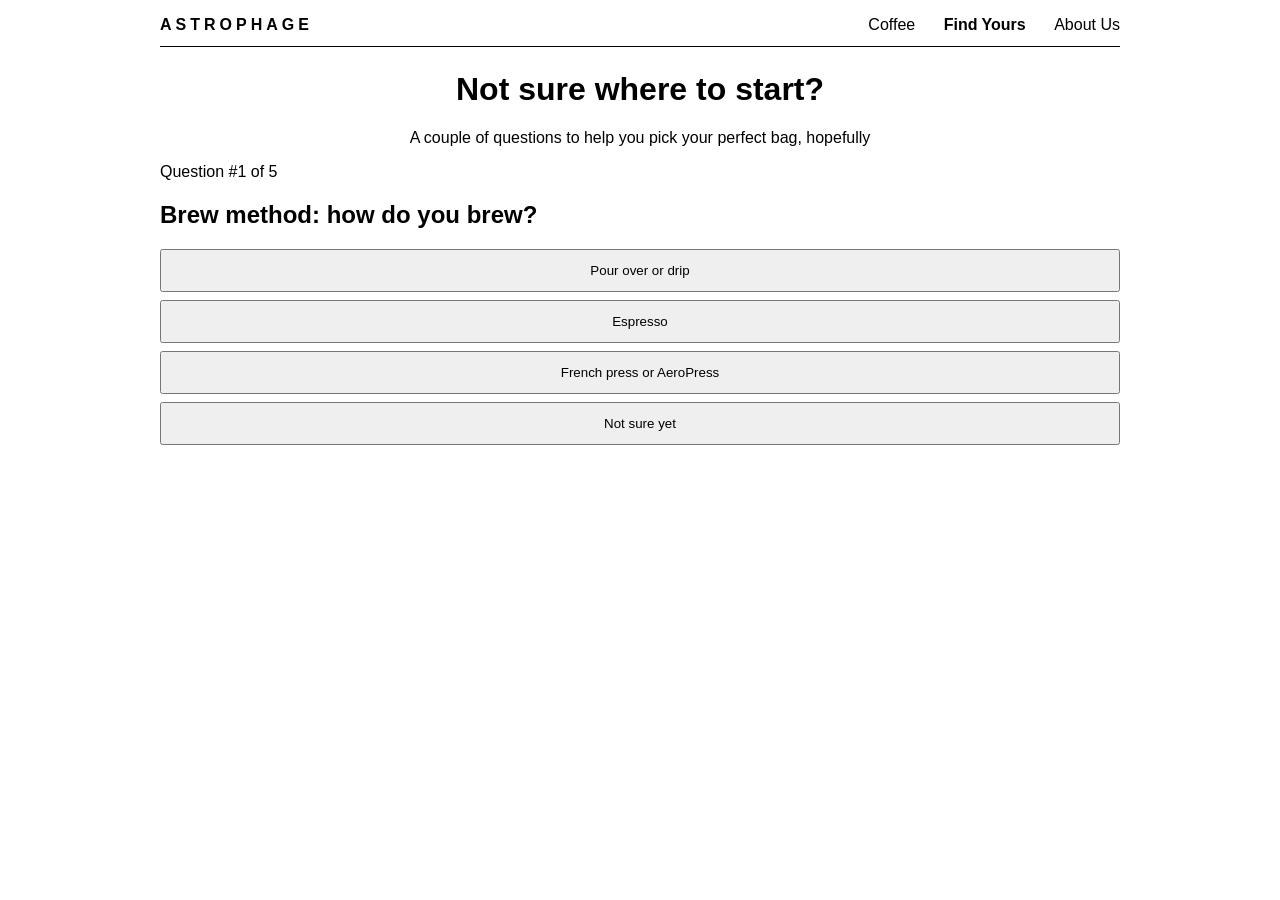
<file: ASTROPHAGE COFFEE ROASTERY/quiz.html>
<!DOCTYPE html>
<html lang="en">
<head>
  <meta charset="UTF-8">
  <meta name="viewport" content="width=device-width, initial-scale=1">
  <title>ASTROPHAGE ROASTERY</title>
  <link rel="stylesheet" href="style.css">
</head>
<body>

  <header>
    <a href="index.html" class="logo">ASTROPHAGE</a>
    <nav>
      <a href="coffee.html">Coffee</a>
      <a href="quiz.html" aria-current="page">Find Yours</a>
      <a href="about.html">About Us</a>
    </nav>
  </header>

  <main>
    <h1 class="center">Not sure where to start?</h1>
    <p class="center">A couple of questions to help you pick your perfect bag, hopefully</p>

    <div id="quiz">
      <p id="progress"></p>
      <h2 id="question"></h2>
      <div id="options"></div>
    </div>

    <div id="result" hidden>
      <h2>Your match</h2>
      <p><a href="coffee-detail.html">Coffee #1</a></p>
      <p><a href="quiz.html">Start over</a></p>
    </div>
  </main>

  <script>
    const questions = [
      { text: "Brew method: how do you brew?", options: ["Pour over or drip", "Espresso", "French press or AeroPress", "Not sure yet"] },
      { text: "Level: which roast level do you like?", options: ["Ultralight", "Light", "Either one"] },
      { text: "Taste: what do you want in the cup?", options: ["Floral and tea-like", "Juicy fruit", "Sweet and round", "Layered and strange"] },
      { text: "Adventure: how adventurous are you today?", options: ["Keep it familiar", "Surprise me a little", "Strange is good"] },
      { text: "Budget: what are you spending?", options: ["Everyday price", "Treat myself"] }
    ];

    const answers = [];
    let step = 0;

    function showQuestion() {
      if (step === questions.length) {
        document.getElementById("quiz").hidden = true;
        document.getElementById("result").hidden = false;
        return;
      }

      document.getElementById("progress").textContent = "Question #" + (step + 1) + " of " + questions.length;
      document.getElementById("question").textContent = questions[step].text;

      const box = document.getElementById("options");
      box.innerHTML = "";
      questions[step].options.forEach(function (option) {
        const button = document.createElement("button");
        button.type = "button";
        button.textContent = option;
        button.onclick = function () {
          answers.push(option);
          step++;
          showQuestion();
        };
        box.appendChild(button);
      });
    }

    showQuestion();
  </script>
</body>
</html>
</file>
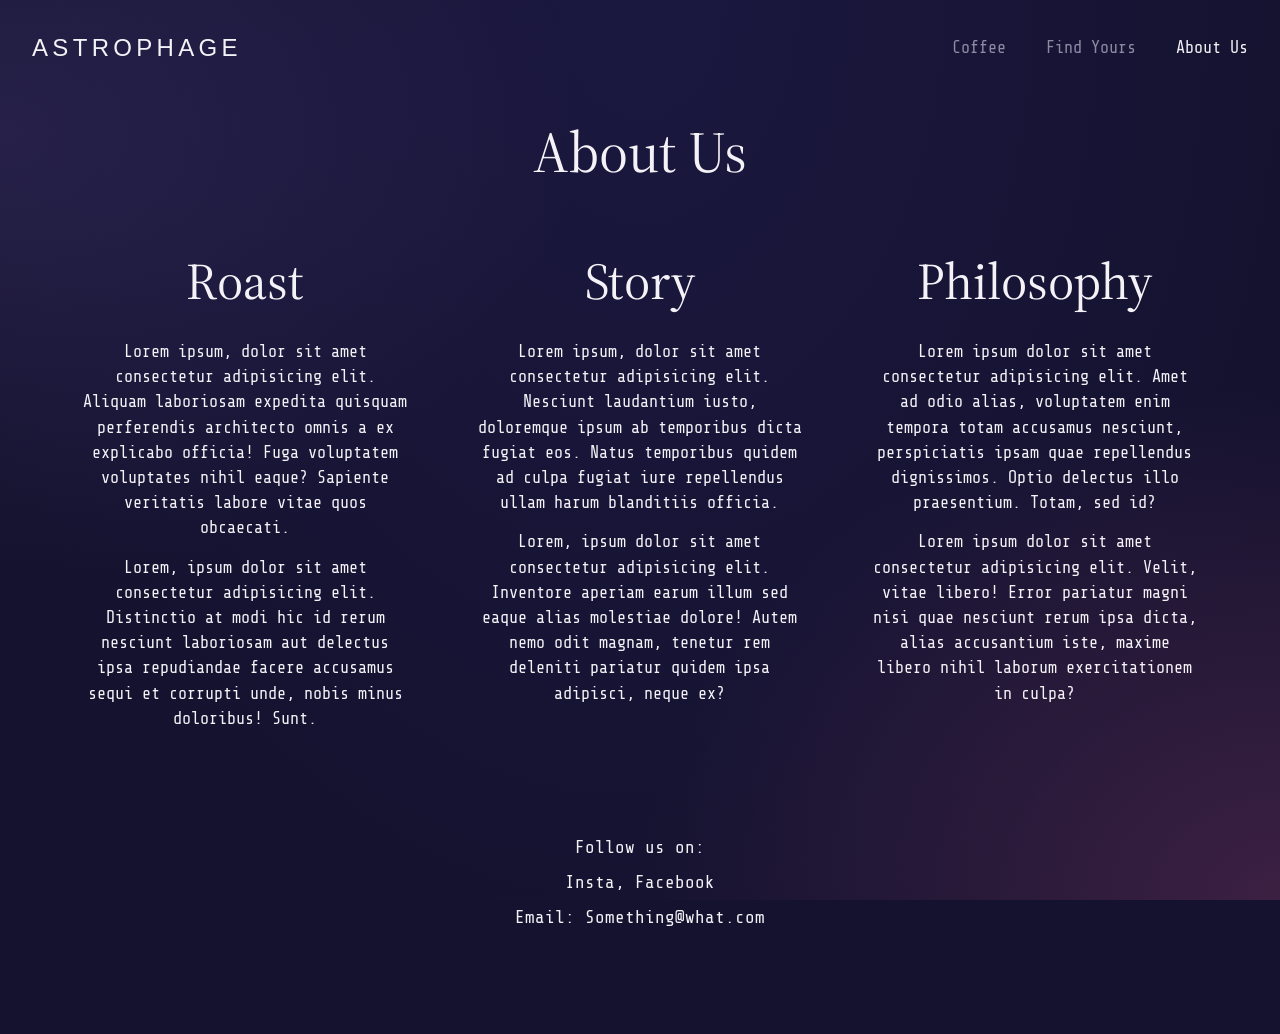
<file: ASTROPHAGE_COFFEE_ROASTERY/about.html>
<!DOCTYPE html>
<html lang="en">
<head>
  <meta charset="UTF-8">
  <meta name="viewport" content="width=device-width, initial-scale=1">
  <title>ASTROPHAGE ROASTERY</title>
  <link rel="preconnect" href="https://fonts.googleapis.com">
  <link rel="preconnect" href="https://fonts.gstatic.com" crossorigin>
  <link rel="stylesheet" href="https://fonts.googleapis.com/css2?family=Share+Tech+Mono&family=Source+Sans+3:wght@400;600&family=Source+Serif+4:ital,wght@0,400;0,600;1,400&family=Syncopate:wght@400;700&display=swap">
  <link rel="stylesheet" href="style.css">
</head>
<body>

  <header>
    <a href="main.html" class="logo">ASTROPHAGE</a>
    <nav>
      <a href="coffee.html">Coffee</a>
      <a href="quiz.html">Find Yours</a>
      <a href="about.html" aria-current="page">About Us</a>
    </nav>
  </header>

  <main class="about">
    <h1>About Us</h1>
    <div class="cols">
      <section>
        <h2>Roast</h2>
        <p>Lorem ipsum, dolor sit amet consectetur adipisicing elit. Aliquam laboriosam expedita quisquam perferendis architecto omnis a ex explicabo officia! Fuga voluptatem voluptates nihil eaque? Sapiente veritatis labore vitae quos obcaecati.</p>
        <p>Lorem, ipsum dolor sit amet consectetur adipisicing elit. Distinctio at modi hic id rerum nesciunt laboriosam aut delectus ipsa repudiandae facere accusamus sequi et corrupti unde, nobis minus doloribus! Sunt.</p>
      </section>
      <section>
        <h2>Story</h2>
        <p>Lorem ipsum, dolor sit amet consectetur adipisicing elit. Nesciunt laudantium iusto, doloremque ipsum ab temporibus dicta fugiat eos. Natus temporibus quidem ad culpa fugiat iure repellendus ullam harum blanditiis officia.</p>
        <p>Lorem, ipsum dolor sit amet consectetur adipisicing elit. Inventore aperiam earum illum sed eaque alias molestiae dolore! Autem nemo odit magnam, tenetur rem deleniti pariatur quidem ipsa adipisci, neque ex?</p>
      </section>
      <section>
        <h2>Philosophy</h2>
        <p>Lorem ipsum dolor sit amet consectetur adipisicing elit. Amet ad odio alias, voluptatem enim tempora totam accusamus nesciunt, perspiciatis ipsam quae repellendus dignissimos. Optio delectus illo praesentium. Totam, sed id?</p>
        <p>Lorem ipsum dolor sit amet consectetur adipisicing elit. Velit, vitae libero! Error pariatur magni nisi quae nesciunt rerum ipsa dicta, alias accusantium iste, maxime libero nihil laborum exercitationem in culpa?</p>
      </section>
    </div>
  </main>
  <section class="follow">
    <p>Follow us on:</p>
    <p><a href="#">Insta</a>, <a href="#">Facebook</a></p>
    <p>Email: <a href="mailto:Something@what.com">Something@what.com</a></p>
  </section>

</body>
</html>
</file>
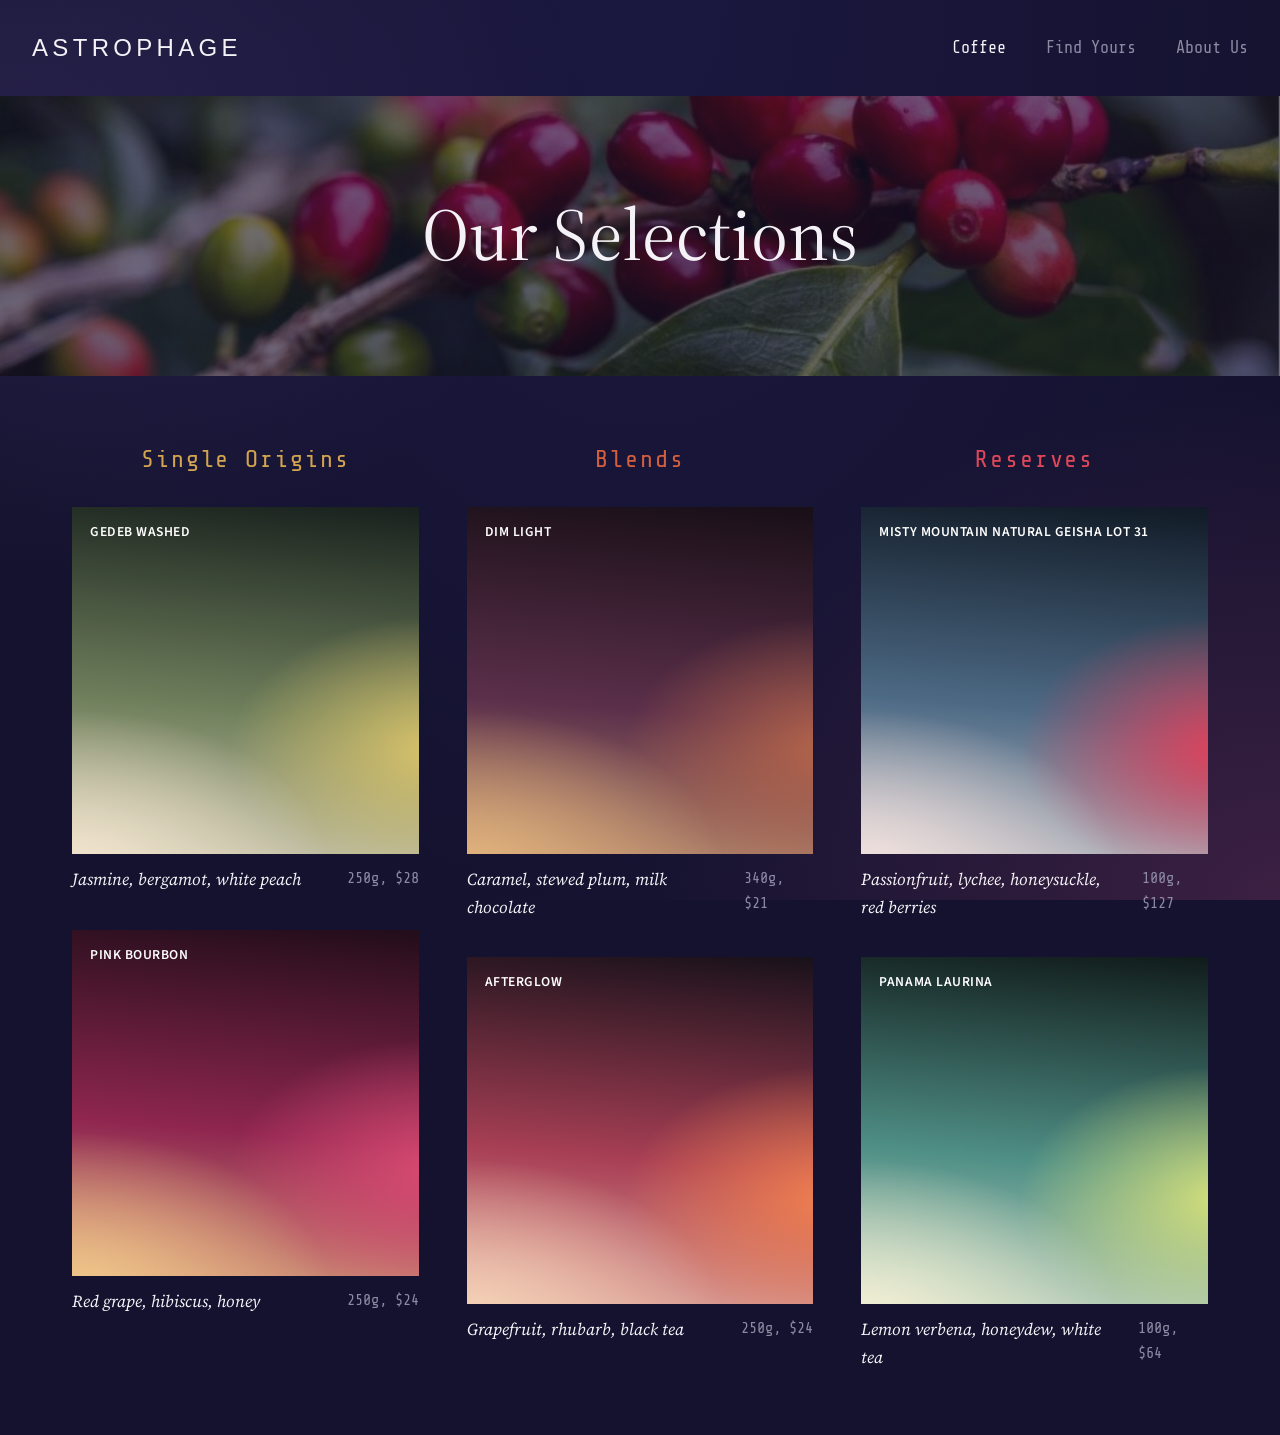
<file: ASTROPHAGE_COFFEE_ROASTERY/coffee-detail.html>
<!DOCTYPE html>
<html lang="en">
<head>
  <meta charset="UTF-8">
  <meta name="viewport" content="width=device-width, initial-scale=1">
  <title>ASTROPHAGE ROASTERY</title>
  <link rel="preconnect" href="https://fonts.googleapis.com">
  <link rel="preconnect" href="https://fonts.gstatic.com" crossorigin>
  <link rel="stylesheet" href="https://fonts.googleapis.com/css2?family=Share+Tech+Mono&family=Source+Sans+3:wght@400;600&family=Source+Serif+4:ital,wght@0,400;0,600;1,400&family=Syncopate:wght@400;700&display=swap">
  <link rel="stylesheet" href="style.css">
</head>
<body>

  <header>
    <a href="main.html" class="logo">ASTROPHAGE</a>
    <nav>
      <a href="coffee.html" aria-current="page">Coffee</a>
      <a href="quiz.html">Find Yours</a>
      <a href="about.html">About Us</a>
    </nav>
  </header>

  <main class="wrap" id="detail"></main>
  <script src="coffeesV1.js"></script>
  <script>
    // The page reads which coffee to show from the address, e.g. coffee-detail.html?c=gedeb-washed
    const i = coffees.findIndex(c => slug(c.n) === new URLSearchParams(location.search).get("c"));
    if (i < 0) {
      location.replace("coffee.html");
    } else {
      const c = coffees[i], m = more[c.n];
      const [type, method, dose, water, temp, grind, time, tip] = m.b;
      const steps = {
        pour: [`Rinse the filter and warm your server. Grind ${dose} g ${grind}.`, `Bloom with ${dose * 2} g of water at ${temp}°C and let it sit for 40 seconds.`, `Pour slowly in circles up to ${water} g in total, finishing by about 1:30.`, `Let it drain, aiming for ${time} overall. Sharp or sour: grind finer. Dry or bitter: grind coarser.`],
        aero: [`Set the AeroPress upside down and add ${dose} g ground ${grind}.`, `Pour in ${water} g of water at ${temp}°C and stir gently for 10 seconds.`, `Steep until about 1:30, then flip it onto your cup.`, `Press slowly for 30 seconds and stop at the hiss. Total time near ${time}.`],
        espresso: [`Dose ${dose} g into a dry, warm basket and level it evenly.`, `Pull ${water} g out with water at ${temp}°C, aiming for ${time}.`, `If it tastes sour, grind finer or pull a little longer. If bitter, go coarser.`, `Let it settle for 30 seconds before tasting. It opens up as it cools.`]
      }[type];
      // "You may also like": same flavor, same type, similar adventurousness
      const like = coffees.map((x, j) => [(x.f === c.f ? 3 : 0) + (x.t === c.t ? 2 : 0) + (x.b === c.b ? 1 : 0) - Math.abs(x.x - c.x) * .5, j])
        .filter(r => r[1] !== i).sort((a, b) => b[0] - a[0]).slice(0, 3);

      document.title = c.n + " | ASTROPHAGE";
      document.getElementById("detail").innerHTML = `
        <a class="back" href="coffee.html">All coffees</a>
        ${art(c, "wide")}
        <div class="d-head"><h1>${c.n}</h1><div class="buy"><span>${money(c)}</span><button type="button" class="btn" id="add">Add to Cart</button></div></div>
        <h2>The Story and Info</h2>
        <p>${m.s}</p>
        <p>${c.o}. ${c.d}. ${m.p} process, grown at ${m.a}, harvested ${m.h}. Roasted ${c.r.toLowerCase()}.</p>
        <h2>Taste Notes</h2>
        <p class="notes">${c.notes.toLowerCase().replaceAll(", ", " / ")}</p>
        <p class="meters"><span>Acidity ${m.k[0]}/5</span><span>Sweetness ${m.k[1]}/5</span><span>Body ${m.k[2]}/5</span></p>
        <h2>Brew Guide</h2>
        <p>${method}: ${dose} g coffee, ${water} g ${type === "espresso" ? "out" : "water"}, ${temp}°C, ${grind} grind, ${time}.</p>
        <ol class="steps">${steps.map(t => `<li>${t}</li>`).join("")}</ol>
        <p class="tip">${tip}</p>
        <h2>You May Also Like</h2>
        <div class="likes">${like.map(r => card(coffees[r[1]])).join("")}</div>`;

      document.getElementById("add").onclick = function () {
        this.textContent = "Added to Cart";
        setTimeout(() => this.textContent = "Add to Cart", 1500);
      };
    }
  </script>
</body>
</html>
</file>
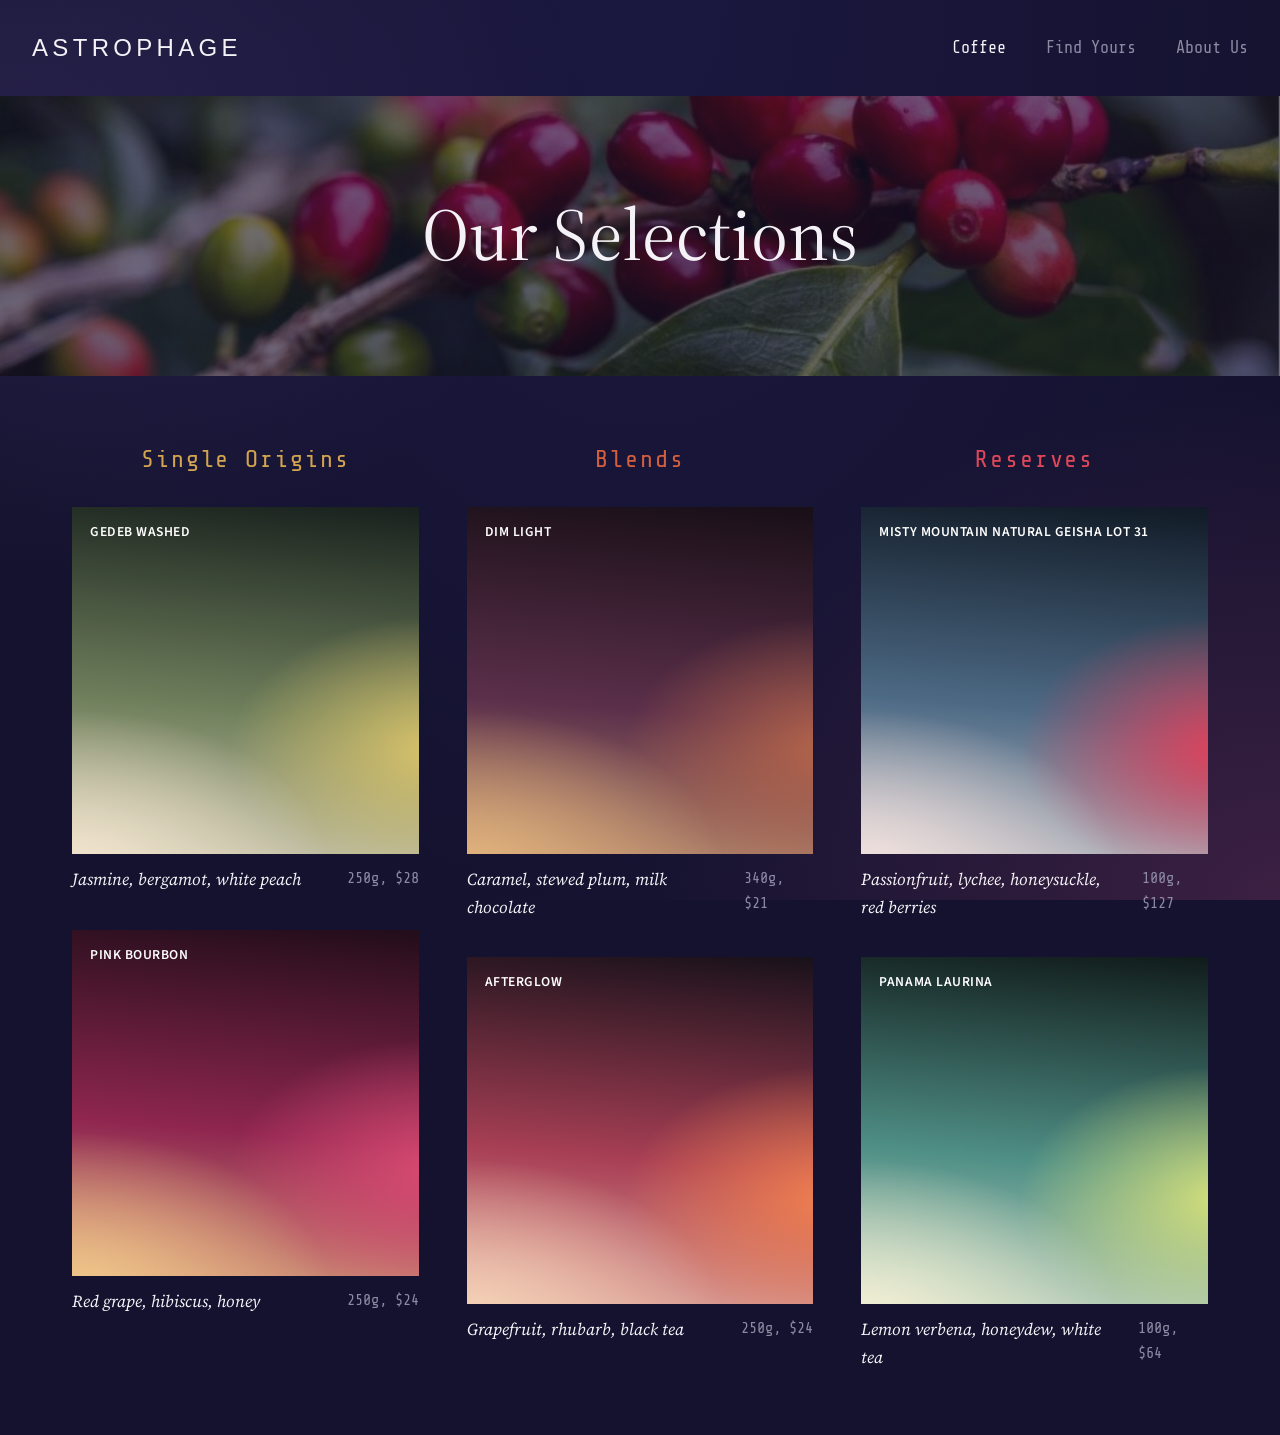
<file: ASTROPHAGE_COFFEE_ROASTERY/coffee.html>
<!DOCTYPE html>
<html lang="en">
<head>
  <meta charset="UTF-8">
  <meta name="viewport" content="width=device-width, initial-scale=1">
  <title>ASTROPHAGE ROASTERY</title>
  <link rel="preconnect" href="https://fonts.googleapis.com">
  <link rel="preconnect" href="https://fonts.gstatic.com" crossorigin>
  <link rel="stylesheet" href="https://fonts.googleapis.com/css2?family=Share+Tech+Mono&family=Source+Sans+3:wght@400;600&family=Source+Serif+4:ital,wght@0,400;0,600;1,400&family=Syncopate:wght@400;700&display=swap">
  <link rel="stylesheet" href="style.css">
</head>
<body>

  <header>
    <a href="main.html" class="logo">ASTROPHAGE</a>
    <nav>
      <a href="coffee.html" aria-current="page">Coffee</a>
      <a href="quiz.html">Find Yours</a>
      <a href="about.html">About Us</a>
    </nav>
  </header>

  <main>
    <section class="hero banner"><h1>Our Selections</h1></section>
    <div class="cats">
      <section class="cat-single"><h2>Single Origins</h2><div class="tiles" id="single"></div></section>
      <section class="cat-blend"><h2>Blends</h2><div class="tiles" id="blend"></div></section>
      <section class="cat-reserve"><h2>Reserves</h2><div class="tiles" id="reserve"></div></section>
    </div>
  </main>
  <script src="coffeesV1.js"></script>
  <script>
    ["single", "blend", "reserve"].forEach(function (type) {
      document.getElementById(type).innerHTML = coffees.filter(c => c.t === type).map(c => card(c)).join("");
    });
  </script>
</body>
</html>
</file>
<file: style.css>
:root {
  --navy: #14122e;
  --text: #f4f2f7;
  --muted: #8e8aa3;
  --gold: #D3A54F;
  --aurora: #D35F3F;
  --red: #E0485A;
  --overlay: rgba(20, 18, 46, .62); 
  --logo: "Syncopate", sans-serif;
  --serif: "Source Serif 4", Georgia, serif;
  --sans: "Source Sans 3", system-ui, sans-serif;
  --mono: "Share Tech Mono", monospace;
}

* { 
  box-sizing: border-box; 
  margin: 0; 
}

body { 
  background: var(--navy); 
  color: var(--text); 
  font-family: var(--mono); 
  line-height: 1.65; 
  overflow-x: hidden; 
  min-height: 100vh; 
}
a { 
  color: inherit; 
  text-decoration: none; 
}

:focus-visible { 
  outline: 2px solid var(--gold); 
  outline-offset: 3px; 
}

html::before {
  content: "";
  position: fixed;
  inset: 0;
  z-index: -1;
  pointer-events: none;
  background:
    radial-gradient(50vw 40vw at 100% 100%, rgba(125, 55, 100, .38), transparent),
    radial-gradient(45vw 35vw at 0% 15%, rgba(80, 65, 130, .30), transparent),
    radial-gradient(ellipse at 50% 0%, #1b1840, var(--navy) 80%);
}
body::before,
body::after {
  content: "";
  position: fixed;
  inset: 0;
  z-index: -1;
  pointer-events: none;
}

header { 
  display: flex; 
  justify-content: space-between; 
  align-items: center; 
  flex-wrap: wrap; 
  gap: 12px 32px; 
  padding: 28px 32px; 
}

.logo { 
  font-family: var(--mono); 
  font-size: 30px; 
  letter-spacing: .18em; 
}

nav { 
  display: flex; 
  gap: 40px; 
  font-family: var(--mono); 
  font-size: 1.05rem; 
  color: var(--muted); 
}
nav a:hover, nav a[aria-current] { 
  color: var(--text); 
}

.hero { 
  display: flex; 
  flex-direction: column; 
  align-items: center; 
  justify-content: center; 
  text-align: center; 
  padding: 64px 24px; 
  min-height: min(72vh, 640px); 
  background: linear-gradient(var(--overlay), var(--overlay)), url("images/flower.jpg") center 45% / cover no-repeat; 
}

.hero.banner { 
  min-height: 280px; 
  background-image: linear-gradient(var(--overlay), var(--overlay)), url("images/cherry.jpg"); background-position: center; 
}

.hero h1 { 
  font-family: var(--mono); 
  font-weight: 400; 
  font-size: clamp(2.4rem, 6vw, 4.6rem); 
  line-height: 1.1; 
  max-width: 16ch; 
}

.hero p { 
  max-width: 46ch; 
  margin: 24px auto 32px; 
  color: rgba(255, 255, 255, .62); 
  font-size: 1.1rem;
}

.intro { 
  text-align: center; 
  padding: 96px 24px 120px; 
}

.intro h2 { 
  font-family: var(--mono); 
  font-weight: 400; 
  font-size: clamp(1.3rem, 2.6vw, 1.8rem); 
  letter-spacing: .16em; 
  text-transform: uppercase; 
  margin-bottom: 36px; 
}

.intro p { 
  max-width: 100ch; 
  margin: 0 auto 40px; 
  font-family: var(--mono); 
  font-size: 1.15rem; 
  line-height: 1.8; 
  color: rgba(255, 255, 255, .72); 
}

.btn { 
  display: inline-block; 
  background: #fff; color: var(--navy); 
  font-family: var(--mono); 
  font-size: 1.15rem; 
  padding: 16px 38px; 
  border: 0; 
  cursor: pointer; 
  transition: background .25s; 
}

.btn:hover { 
  background: var(--gold); 
}

.preview { 
  display: grid; 
  grid-template-columns: repeat(3, 1fr); 
  column-gap: clamp(24px, 5vw, 72px); 
  max-width: 1100px; 
  margin: 20px auto 0; 
  text-align: left; 
}

.art { 
  position: relative; 
  aspect-ratio: 1; 
  overflow: hidden; 
  transition: filter .4s;
  background: radial-gradient(120% 75% at 0% 105%, var(--g3) 0%, transparent 62%), radial-gradient(85% 55% at 105% 70%, var(--g4) 0%, transparent 70%), linear-gradient(185deg, var(--g1) 0%, var(--g2) 58%, var(--g3) 120%); 
}

.art.wide { 
  aspect-ratio: 16 / 7; 
}

.art span { 
  position: absolute; 
  top: 16px; 
  left: 18px; 
  right: 16px; 
  font-weight: 600; 
  font-size: .85rem; 
  letter-spacing: .04em; 
  text-transform: uppercase; 
  line-height: 1.25; 
  color: #fff; 
}

.card { 
  display: block; 
}

.card:hover .art { 
  filter: brightness(1.12) saturate(1.1); 
}

.cap { 
  display: flex; 
  justify-content: space-between; 
  gap: 16px; 
  margin-top: 12px; 
  font-family: var(--mono); 
  font-size: .95rem; 
  color: var(--muted); 
  align-items: flex-start;
  min-height: 3.6rem;
}

.cap em { 
  font-family: var(--serif); 
  color: var(--text); 
  font-size: 1.05rem; 
}

.art.pic { 
  aspect-ratio: auto; 
  background: none; 
  overflow: visible; 
}

.art.pic img { 
  display: block; 
  width: 100%; 
  height: auto; 
}

.art.pic span { 
  top: 26px; 
  left: 34px; 
}

.art.pic.dark span { 
  color: var(--navy); 
}

.cats { 
  display: grid; 
  grid-template-columns: repeat(3, 1fr); 
  column-gap: 200px; 
  max-width: 1400px; 
  margin: 64px auto; 
  padding: 0 32px; 
}

.cats h2 { 
  font-family: var(--mono); 
  font-weight: 370; 
  font-size: 35px; 
  letter-spacing: .08em; 
  text-align: center; 
  margin-bottom: 28px; 
}

.cat-single h2 { 
  color: var(--gold); 
}

.cat-blend h2 { 
  color: var(--aurora); 
}

.cat-reserve h2 { 
  color: var(--red); 
}

.cat-single .cap em, .cat-single .cap span { 
  color: var(--gold); 
}

.cat-blend .cap em, .cat-blend .cap span { 
  color: var(--aurora); 
}

.cat-reserve .cap em, .cat-reserve .cap span { 
  color: var(--red); 
}

.tiles { 
  display: grid; gap: 50px; 
}

.wrap { 
  max-width: 900px; 
  margin: 0 auto; 
  padding: 0 32px 96px; 
}

.back { 
  display: inline-block; 
  margin-bottom: 20px; 
  font-family: var(--mono); 
  color: var(--muted); 
}

.back:hover { 
  color: var(--text); 
}

.d-head { 
  display: flex; 
  justify-content: space-between; 
  align-items: center; 
  gap: 24px; 
  flex-wrap: wrap; 
  margin: 32px 0 24px; 
}

.d-head h1, .wrap h2 { 
  font-family: var(--serif); 
  font-weight: 400; 
}

.d-head h1 { 
  font-size: clamp(2rem, 5vw, 2.8rem); 
  line-height: 1.1; 
}

.buy { 
  display: flex; 
  align-items: center; 
  gap: 24px; 
  font-family: var(--mono); 
  font-size: 1.1rem; 
}

.wrap h2 { 
  font-size: 1.9rem; 
  margin: 56px 0 14px; 
}

.wrap p { 
  color: rgba(255, 255, 255, .78); 
  margin-bottom: 14px; 
  font-family: var(--mono);
}

.wrap .notes { 
  font-family: var(--mono); 
  font-style: italic; 
  font-size: 1.9rem; 
  color: var(--text); 
  line-height: 1.3; 
}

.meters { 
  display: flex; 
  gap: 8px 32px; 
  flex-wrap: wrap; 
  font-family: var(--mono); 
}

.steps { 
  padding-left: 1.3rem; 
  display: grid; 
  gap: 10px; 
  color: rgba(255, 255, 255, .78); 
  font-family: var(--mono);
}

.steps li::marker { 
  color: var(--gold); 
}

.wrap .tip { 
  margin-top: 18px; 
  font-family: var(--mono); 
  font-style: italic; 
  color: var(--gold); 
  font-size: 1.2rem; 
}

.likes { 
  display: grid; 
  grid-template-columns: repeat(3, 1fr); 
  gap: 24px; 
  margin-top: 24px; 
}

.quiz {
  max-width: 640px; 
  margin: 0 auto; 
  padding: 24px 24px 96px; 
  text-align: center; 
}

.quiz h1 { 
  font-family: var(--serif); 
  font-weight: 400; 
  font-size: clamp(2.2rem, 5vw, 3.6rem); 
  line-height: 1.1; 
}

.quiz .sub { 
  color: var(--muted); 
  font-family: var(--mono); 
  font-size: 1.15rem; 
  margin: 12px 0 48px; 
}

.q { 
  text-align: left; 
  color: var(--muted); 
  font-family: var(--mono); 
  font-size: 1.1rem; 
  margin-bottom: 16px; 
  padding-left: 8px; 
}

.opt { 
  display: block; 
  width: 100%; 
  margin-bottom: 14px; 
  padding: 16px; 
  background: #fff; color: var(--navy); 
  border: 0; 
  border-radius: 24px; 
  font-family: var(--serif); 
  font-size: 1.15rem; 
  cursor: pointer; 
  transition: background .25s; 
}

.opt:hover { 
  background: var(--gold); 
}

.match { 
  max-width: 340px; 
  margin: 32px auto 24px; 
  text-align: left; 
}

.again { 
  background: none; 
  border: 0; 
  border-bottom: 1px solid var(--muted); 
  color: var(--muted); 
  font: inherit; 
  font-family: var(--mono); 
  cursor: pointer; 
}

.about { 
  max-width: 1200px; 
  margin: 0 auto; 
  padding: 8px 32px 64px; 
  text-align: center; 
}

.about > h1 { 
  font-family: var(--serif); 
  font-weight: 400; 
  font-size: clamp(2.4rem, 5vw, 3.6rem); 
  margin-bottom: 40px; 
}

.cols { 
  display: grid; 
  grid-template-columns: repeat(3, 1fr); 
  gap: 48px; 
}

.cols h2 { 
  font-family: var(--serif); 
  font-weight: 400; 
  font-size: clamp(2.2rem, 4vw, 3.4rem); 
  margin-bottom: 16px; 
}

.cols p { 
  font-family: var(--mono); 
  font-size: 1.05rem; 
  line-height: 1.5; 
  max-width: 36ch; 
  margin: 0 auto 14px; 
}

.follow { 
  text-align: center; 
  font-family: var(--mono); 
  font-size: 1.1rem; 
  padding: 24px 24px 96px; 
}

.follow p { 
  margin-bottom: 6px; 
}

.follow form { 
  margin-top: 28px; 
  display: flex; 
  gap: 10px; 
  justify-content: center; 
  flex-wrap: wrap; 
}

.follow input { 
  padding: 14px 20px; 
  width: min(320px, 100%); 
  border-radius: 24px; 
  border: 1px solid var(--muted); 
  background: transparent; 
  color: var(--text); 
  font: inherit; 
}

.follow .btn { 
  padding: 14px 28px; 
  font-size: 1.05rem; 
}

.quiz-note { 
  text-align: center; 
  margin: 48px 24px 0; 
  font-family: var(--mono); 
  font-size: 1.1rem; 
  color: var(--text); 
}

.quiz-note a { 
  color: var(--text); 
  border-bottom: 1px solid currentColor; 
  padding-bottom: 2px; 
  transition: color .25s; 
}

.quiz-note a:hover { 
  color: var(--gold); 
}
</file>
<file: ASTROPHAGE COFFEE ROASTERY/style.css>
body {
  font-family: sans-serif;
  max-width: 960px;
  margin: 0 auto;
  padding: 16px;
}

header {
  display: flex;
  justify-content: space-between;
  align-items: center;
  border-bottom: 1px solid black;
  padding-bottom: 12px;
  margin-bottom: 24px;
}

header a {
  text-decoration: none; 
  color: inherit;
}

.logo {
  font-weight: bold;
  letter-spacing: 4px;
}

nav a {
  margin-left: 24px;
}
nav a[aria-current] {
  font-weight: bold;
}

.center {
  text-align: center; 
}

.img {
  border: 1px dashed black;
  display: flex;
  align-items: center;
  justify-content: center;
  min-height: 200px;
}
.img.big { 
  min-height: 320px; 
}

.img.banner {
   min-height: 160px; 
}

.img.banner h1 {
  margin: 0; 
}

.hero .img {
 min-height: 320px; 
 margin-bottom: 24px; 
}

.columns {
  display: flex; 
  flex-wrap: wrap; 
  gap: 24px;
}
.columns > section {
  flex: 1 1 240px;
}

.button {
  display: inline-block;
  border: 1px solid black;
  padding: 12px 24px;
  text-decoration: none;
  color: inherit;
}

#options button {
  display: block; 
  width: 100%; 
  padding: 12px; 
  margin-bottom: 8px;
}
</file>
<file: ASTROPHAGE_COFFEE_ROASTERY/style.css>
:root {
  --navy: #14122e;
  --text: #f4f2f7;
  --muted: #8e8aa3;
  --gold: #D3A54F;
  --aurora: #D35F3F;
  --red: #E0485A;
  --overlay: rgba(20, 18, 46, .62);
  --logo: "Syncopate", sans-serif;
  --serif: "Source Serif 4", Georgia, serif;
  --sans: "Source Sans 3", system-ui, sans-serif;
  --mono: "Share Tech Mono", monospace;
}

* { box-sizing: border-box; margin: 0; }
body { background: var(--navy); 
  color: var(--text); font-family: var(--sans); 
  line-height: 1.65; 
  overflow-x: hidden; 
  min-height: 100vh; 
}

a { 
  color: inherit; 
  text-decoration: none; 
}

:focus-visible { 
  outline: 2px solid var(--gold); 
  outline-offset: 3px; 
}

html::before {
  content: "";
  position: fixed;
  inset: 0;
  z-index: -1;
  pointer-events: none;
  background:
    radial-gradient(50vw 40vw at 100% 100%, rgba(125, 55, 100, .38), transparent),
    radial-gradient(45vw 35vw at 0% 15%, rgba(80, 65, 130, .30), transparent),
    radial-gradient(ellipse at 50% 0%, #1b1840, var(--navy) 80%);
}
body::before,
body::after {
  content: "";
  position: fixed;
  inset: 0;
  z-index: -1;
  pointer-events: none;
}







header { 
  display: flex; 
  justify-content: space-between; 
  align-items: center; 
  flex-wrap: wrap; 
  gap: 12px 32px; 
  padding: 28px 32px; 
}

.logo { 
  font-family: var(--logo); 
  font-size: 1.5rem; 
  letter-spacing: .18em; 
}

nav { 
  display: flex; gap: 40px; 
  font-family: var(--mono); 
  font-size: 1.05rem; 
  color: var(--muted); 
}

nav a:hover, nav a[aria-current] { 
  color: var(--text); 
}

.hero { 
  display: flex; 
  flex-direction: column; 
  align-items: center; 
  justify-content: center; 
  text-align: center; 
  padding: 64px 24px; 
  min-height: min(72vh, 640px); 
  background: linear-gradient(var(--overlay), var(--overlay)), url("images/flower.jpg") center 45% / cover no-repeat; 
}

.hero.banner { 
  min-height: 280px; 
  background-image: linear-gradient(var(--overlay), var(--overlay)), url("images/cherry.jpg"); 
  background-position: center; 
}

.hero h1 { 
  font-family: var(--serif); 
  font-weight: 400; 
  font-size: clamp(2.4rem, 6vw, 4.6rem); 
  line-height: 1.1; 
  max-width: 16ch; 
}

.hero p { 
  max-width: 46ch; 
  margin: 24px auto 32px; 
  color: rgba(255, 255, 255, .62); 
  font-size: 1.1rem; 
}

.btn { 
  display: inline-block; 
  background: #fff; 
  color: var(--navy); 
  font-family: var(--serif); 
  font-size: 1.15rem; 
  padding: 16px 38px; 
  border: 0; 
  cursor: pointer; 
  transition: background .25s; 
}

.btn:hover { 
  background: var(--gold); 
}





.art { 
  position: relative; 
  aspect-ratio: 1; 
  overflow: hidden; 
  transition: filter .4s;
  background: radial-gradient(120% 75% at 0% 105%, var(--g3) 0%, transparent 62%), 
              radial-gradient(85% 55% at 105% 70%, var(--g4) 0%, transparent 70%), 
              linear-gradient(185deg, var(--g1) 0%, var(--g2) 58%, var(--g3) 120%); 
}

.art.wide { 
  aspect-ratio: 16 / 7; 
}

.art span { 
  position: absolute; 
  top: 16px; 
  left: 18px; 
  right: 16px; 
  font-weight: 600; 
  font-size: .85rem; 
  letter-spacing: .04em; 
  text-transform: uppercase; 
  line-height: 1.25; 
  color: #fff; 
}

.card { 
  display: block; 
}

.card:hover .art { 
  filter: brightness(1.12) saturate(1.1); 
}

.cap { 
  display: flex; 
  justify-content: space-between; 
  gap: 16px; 
  margin-top: 12px; 
  font-family: var(--mono); 
  font-size: .95rem; 
  color: var(--muted); 
}

.cap em { font-family: var(--serif); color: var(--text); font-size: 1.05rem; }




.cats { 
  display: grid; 
  grid-template-columns: repeat(3, 1fr); 
  gap: 48px; max-width: 1200px; 
  margin: 64px auto; 
  padding: 0 32px; 
}

.cats h2 { 
  font-family: var(--mono); 
  font-weight: 400; 
  font-size: 1.5rem; 
  letter-spacing: .08em; 
  text-align: center; 
  margin-bottom: 28px; 
}

.cat-single h2 { 
  color: var(--gold); 
}

.cat-blend h2 { 
  color: var(--aurora); 
}

.cat-reserve h2 { 
  color: var(--red); 
}

.tiles { 
  display: grid; gap: 36px; 
}

.wrap { 
  max-width: 900px; 
  margin: 0 auto; 
  padding: 0 32px 96px; 
}

.back { 
  display: inline-block; 
  margin-bottom: 20px; 
  font-family: var(--mono); 
  color: var(--muted); 
}

.back:hover { 
  color: var(--text); 
}

.d-head { 
  display: flex; 
  justify-content: space-between; 
  align-items: center; 
  gap: 24px; 
  flex-wrap: wrap; 
  margin: 32px 0 24px; 
}

.d-head h1, .wrap h2 { 
  font-family: var(--serif); 
  font-weight: 400; 
}

.d-head h1 { 
  font-size: clamp(2rem, 5vw, 2.8rem); 
  line-height: 1.1; 
}

.buy { 
  display: flex; 
  align-items: center; 
  gap: 24px; 
  font-family: var(--mono); 
  font-size: 1.1rem; 
}

.wrap h2 { 
  font-size: 1.9rem; 
  margin: 56px 0 14px; 
}

.wrap p { 
  color: rgba(255, 255, 255, .78); 
  margin-bottom: 14px; 
}

.wrap .notes { 
  font-family: var(--serif); 
  font-style: italic; 
  font-size: 1.9rem; 
  color: var(--text); 
  line-height: 1.3; 
}

.meters { 
  display: flex; 
  gap: 8px 32px; 
  flex-wrap: wrap; 
  font-family: var(--mono); 
}

.steps { 
  padding-left: 1.3rem;
   display: grid; 
   gap: 10px; 
   color: rgba(255, 255, 255, .78); 
}

.steps li::marker { 
  color: var(--gold); 
}

.wrap .tip { 
  margin-top: 18px; 
  font-family: var(--serif); 
  font-style: italic; 
  color: var(--gold); 
  font-size: 1.2rem; 
}

.likes { 
  display: grid; 
  grid-template-columns: repeat(3, 1fr); 
  gap: 24px; 
  margin-top: 24px; 
}






.quiz { 
  max-width: 640px; 
  margin: 0 auto; 
  padding: 24px 24px 96px; 
  text-align: center; 
}

.quiz h1 { 
  font-family: var(--serif); 
  font-weight: 400; 
  font-size: clamp(2.2rem, 5vw, 3.6rem); 
  line-height: 1.1; 
}

.quiz .sub { 
  color: var(--muted); 
  font-family: var(--mono); 
  font-size: 1.15rem; 
  margin: 12px 0 48px; 
}

.q { 
  text-align: left; 
  color: var(--muted); 
  font-family: var(--mono); 
  font-size: 1.1rem; 
  margin-bottom: 16px; 
  padding-left: 8px; 
}

.opt { 
  display: block; 
  width: 100%; 
  margin-bottom: 14px; 
  padding: 16px; 
  background: #fff; 
  color: var(--navy); 
  border: 0; 
  border-radius: 24px; 
  font-family: var(--serif); 
  font-size: 1.15rem; 
  cursor: pointer; 
  transition: background .25s; 
}

.opt:hover { 
  background: var(--gold); 
}

.match { 
  max-width: 340px; 
  margin: 32px auto 24px; 
  text-align: left; 
}

.again { 
  background: none; 
  border: 0; 
  border-bottom: 1px solid var(--muted); 
  color: var(--muted); 
  font: inherit; 
  font-family: var(--mono); 
  cursor: pointer; 
}





.about { 
  max-width: 1200px; 
  margin: 0 auto; 
  padding: 8px 32px 64px; 
  text-align: center; 
}

.about > h1 { 
  font-family: var(--serif); 
  font-weight: 400; 
  font-size: clamp(2.4rem, 5vw, 3.6rem); 
  margin-bottom: 40px; 
}

.cols { 
  display: grid; 
  grid-template-columns: repeat(3, 1fr); 
  gap: 48px; 
}

.cols h2 { 
  font-family: var(--serif); 
  font-weight: 400; 
  font-size: clamp(2.2rem, 4vw, 3.4rem); 
  margin-bottom: 16px; 
}

.cols p { 
  font-family: var(--mono); 
  font-size: 1.05rem; 
  line-height: 1.5; 
  max-width: 36ch; 
  margin: 0 auto 14px; 
}

.follow { 
  text-align: center; 
  font-family: var(--mono); 
  font-size: 1.1rem; 
  padding: 24px 24px 96px; 
}

.follow p { 
  margin-bottom: 6px; 
}

.follow form { 
  margin-top: 28px; 
  display: flex; 
  gap: 10px; 
  justify-content: center; 
  flex-wrap: wrap; 
}

.follow input { 
  padding: 14px 20px; 
  width: min(320px, 100%); 
  border-radius: 24px; 
  border: 1px solid var(--muted); 
  background: transparent; 
  color: var(--text); 
  font: inherit; 
}

.follow .btn { 
  padding: 14px 28px; 
  font-size: 1.05rem; 
}
</file>
